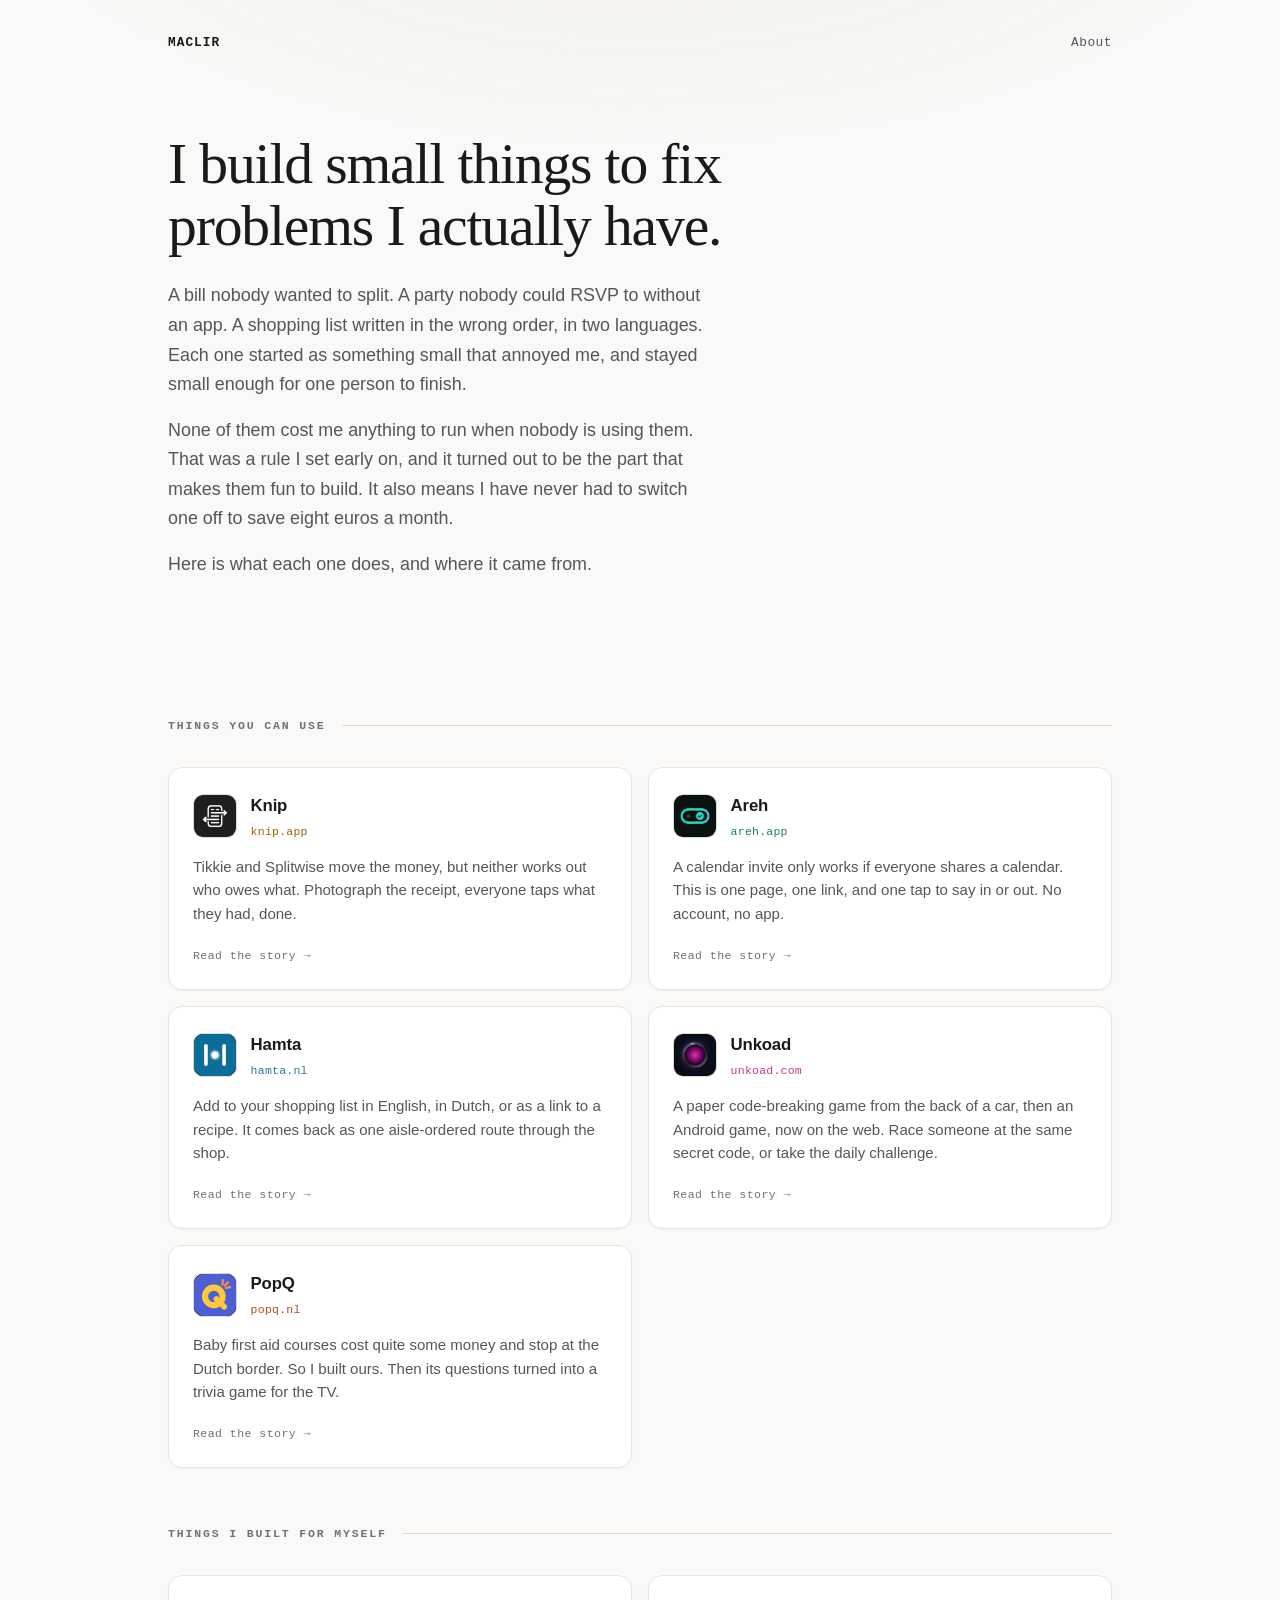
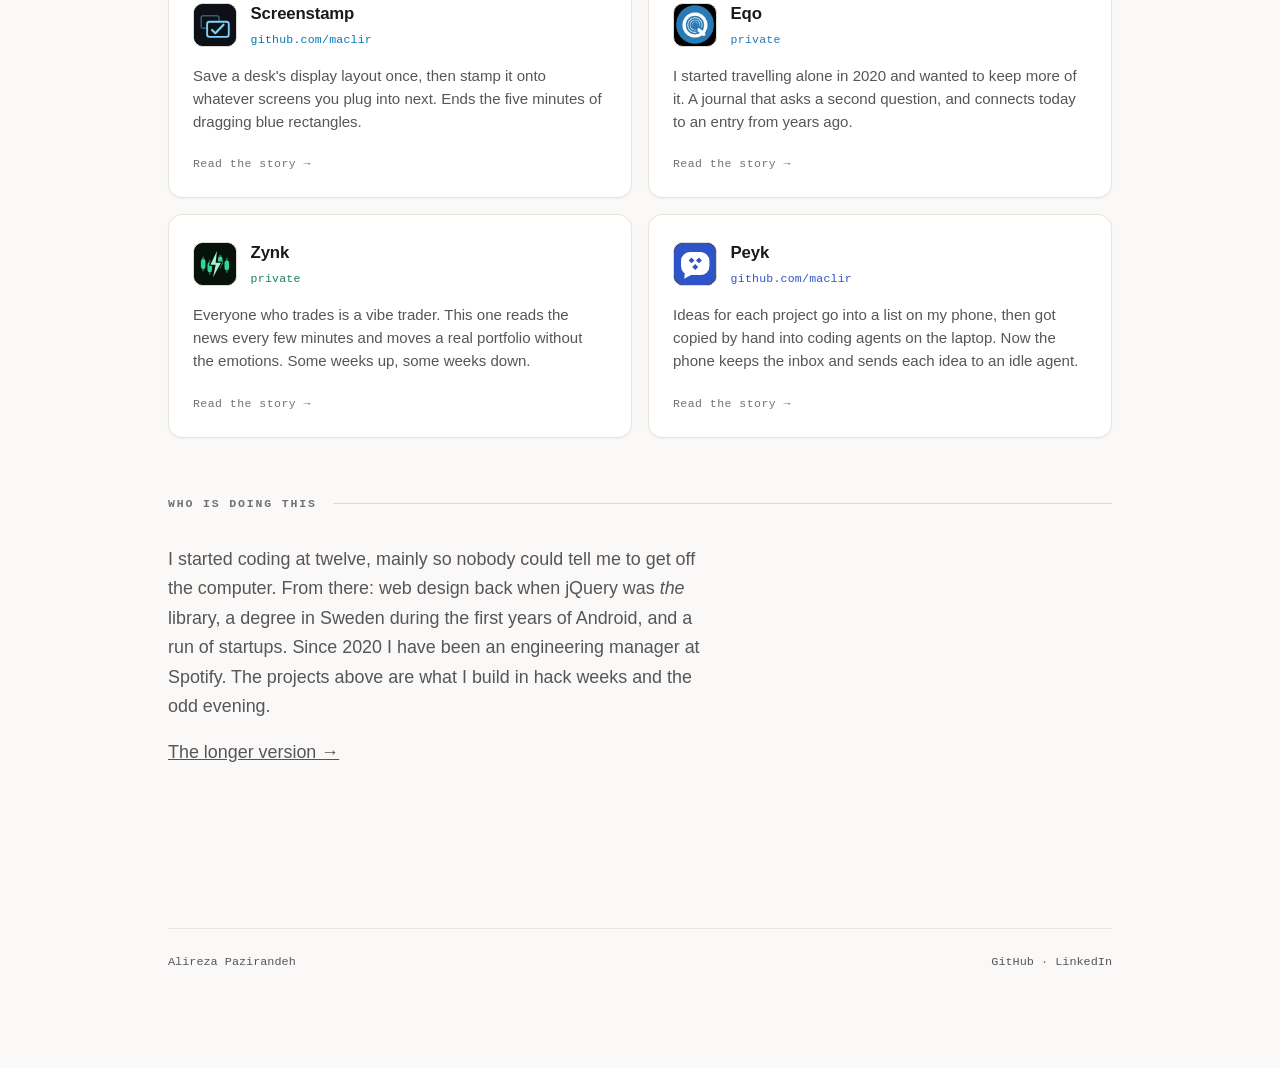
<file: index.html>
<!doctype html>
<html lang="en">
<head>
<meta charset="utf-8">
<meta name="viewport" content="width=device-width, initial-scale=1">
<title>Alireza Pazirandeh — maclir</title>
<meta name="description" content="Small products, built solo. Bill splitting, event pages, grocery lists, games and trading bots — each one started as something that annoyed me.">
<meta name="theme-color" content="#faf9f7" media="(prefers-color-scheme: light)">
<meta name="theme-color" content="#0b0d10" media="(prefers-color-scheme: dark)">
<link rel="icon" href="assets/logos/favicon.svg" type="image/svg+xml">
<link rel="stylesheet" href="assets/css/site.css">
<meta property="og:title" content="Alireza Pazirandeh — maclir">
<meta property="og:description" content="Small products, built solo. Each one started as something that annoyed me.">
<meta property="og:type" content="website">
<meta property="og:url" content="https://maclir.net/">
</head>
<body>
<div class="page">

  <header class="masthead">
    <a class="home" href="/">MACLIR</a>
    <nav><a href="about.html">About</a></nav>
  </header>

  <section class="hero">
    <h1>I build small things to fix problems I actually have.</h1>
    <p>A bill nobody wanted to split. A party nobody could RSVP to without an app. A shopping list written in the wrong order, in two languages. Each one started as something small that annoyed me, and stayed small enough for one person to finish.</p>
    <p>None of them cost me anything to run when nobody is using them. That was a rule I set early on, and it turned out to be the part that makes them fun to build. It also means I have never had to switch one off to save eight euros a month.</p>

    <p>Here is what each one does, and where it came from.</p>
  </section>

  <h2 class="rule" id="work">Things you can use</h2>

  <ul class="projects">
    <li><a class="card" href="stories/knip.html" style="--accent:#f59e0b;--accent-light:#9d6506">
      <div class="card-head">
        <img class="mark" src="assets/logos/knip.png" alt="" width="44" height="44">
        <div><h3>Knip</h3><span class="domain">knip.app</span></div>
      </div>
      <p>Tikkie and Splitwise move the money, but neither works out who owes what. Photograph the receipt, everyone taps what they had, done.</p>
      <span class="more">Read the story →</span>
    </a></li>

    <li><a class="card" href="stories/areh.html" style="--accent:#2dd4bf;--accent-light:#1a7f73">
      <div class="card-head">
        <img class="mark" src="assets/logos/areh.png" alt="" width="44" height="44">
        <div><h3>Areh</h3><span class="domain">areh.app</span></div>
      </div>
      <p>A calendar invite only works if everyone shares a calendar. This is one page, one link, and one tap to say in or out. No account, no app.</p>
      <span class="more">Read the story →</span>
    </a></li>

    <li><a class="card" href="stories/hamta.html" style="--accent:#3b9fd0;--accent-light:#2779a1">
      <div class="card-head">
        <img class="mark" src="assets/logos/hamta.png" alt="" width="44" height="44">
        <div><h3>Hamta</h3><span class="domain">hamta.nl</span></div>
      </div>
      <p>Add to your shopping list in English, in Dutch, or as a link to a recipe. It comes back as one aisle-ordered route through the shop.</p>
      <span class="more">Read the story →</span>
    </a></li>

    <li><a class="card" href="stories/unkoad.html" style="--accent:#ce529b;--accent-light:#c5388c">
      <div class="card-head">
        <img class="mark" src="assets/logos/unkoad.png" alt="" width="44" height="44">
        <div><h3>Unkoad</h3><span class="domain">unkoad.com</span></div>
      </div>
      <p>A paper code-breaking game from the back of a car, then an Android game, now on the web. Race someone at the same secret code, or take the daily challenge.</p>
      <span class="more">Read the story →</span>
    </a></li>

    <li><a class="card" href="stories/popq.html" style="--accent:#ff8a4c;--accent-light:#b84d1c">
      <div class="card-head">
        <img class="mark" src="assets/logos/popq.svg" alt="" width="44" height="44">
        <div><h3>PopQ</h3><span class="domain">popq.nl</span></div>
      </div>
      <p>Baby first aid courses cost quite some money and stop at the Dutch border. So I built ours. Then its questions turned into a trivia game for the TV.</p>
      <span class="more">Read the story →</span>
    </a></li>
  </ul>

  <h2 class="rule" id="tools">Things I built for myself</h2>

  <ul class="projects">
    <li><a class="card" href="stories/screenstamp.html" style="--accent:#7dd3fc;--accent-light:#0478b0">
      <div class="card-head">
        <img class="mark" src="assets/logos/screenstamp.svg" alt="" width="44" height="44">
        <div><h3>Screenstamp</h3><span class="domain">github.com/maclir</span></div>
      </div>
      <p>Save a desk's display layout once, then stamp it onto whatever screens you plug into next. Ends the five minutes of dragging blue rectangles.</p>
      <span class="more">Read the story →</span>
    </a></li>

    <li><a class="card" href="stories/eqo.html" style="--accent:#3b8fd0;--accent-light:#2b76b1">
      <div class="card-head">
        <img class="mark" src="assets/logos/eqo.png" alt="" width="44" height="44">
        <div><h3>Eqo</h3><span class="domain">private</span></div>
      </div>
      <p>I started travelling alone in 2020 and wanted to keep more of it. A journal that asks a second question, and connects today to an entry from years ago.</p>
      <span class="more">Read the story →</span>
    </a></li>

    <li><a class="card" href="stories/zynk.html" style="--accent:#34d399;--accent-light:#1c805c">
      <div class="card-head">
        <img class="mark" src="assets/logos/zynk.svg" alt="" width="44" height="44">
        <div><h3>Zynk</h3><span class="domain">private</span></div>
      </div>
      <p>Everyone who trades is a vibe trader. This one reads the news every few minutes and moves a real portfolio without the emotions. Some weeks up, some weeks down.</p>
      <span class="more">Read the story →</span>
    </a></li>
    <li><a class="card" href="stories/peyk.html" style="--accent:#8aa6ff;--accent-light:#2f54c8">
      <div class="card-head">
        <img class="mark" src="assets/logos/peyk.svg" alt="" width="44" height="44">
        <div><h3>Peyk</h3><span class="domain">github.com/maclir</span></div>
      </div>
      <p>Ideas for each project go into a list on my phone, then got copied by hand into coding agents on the laptop. Now the phone keeps the inbox and sends each idea to an idle agent.</p>
      <span class="more">Read the story →</span>
    </a></li>
  </ul>

  <h2 class="rule" id="about">Who is doing this</h2>

  <section class="hero" style="padding-top:0">
    <p>I started coding at twelve, mainly so nobody could tell me to get off the computer. From there: web design back when jQuery was <em>the</em> library, a degree in Sweden during the first years of Android, and a run of startups. Since 2020 I have been an engineering manager at Spotify. The projects above are what I build in hack weeks and the odd evening.</p>
    <p><a href="about.html">The longer version →</a></p>
  </section>

  <footer class="foot">
    <span><a href="mailto:maclir@gmail.com">Alireza Pazirandeh</a></span>
    <span><a href="https://github.com/maclir">GitHub</a> · <a href="https://www.linkedin.com/in/maclir/">LinkedIn</a></span>
  </footer>

</div>
</body>
</html>
</file>
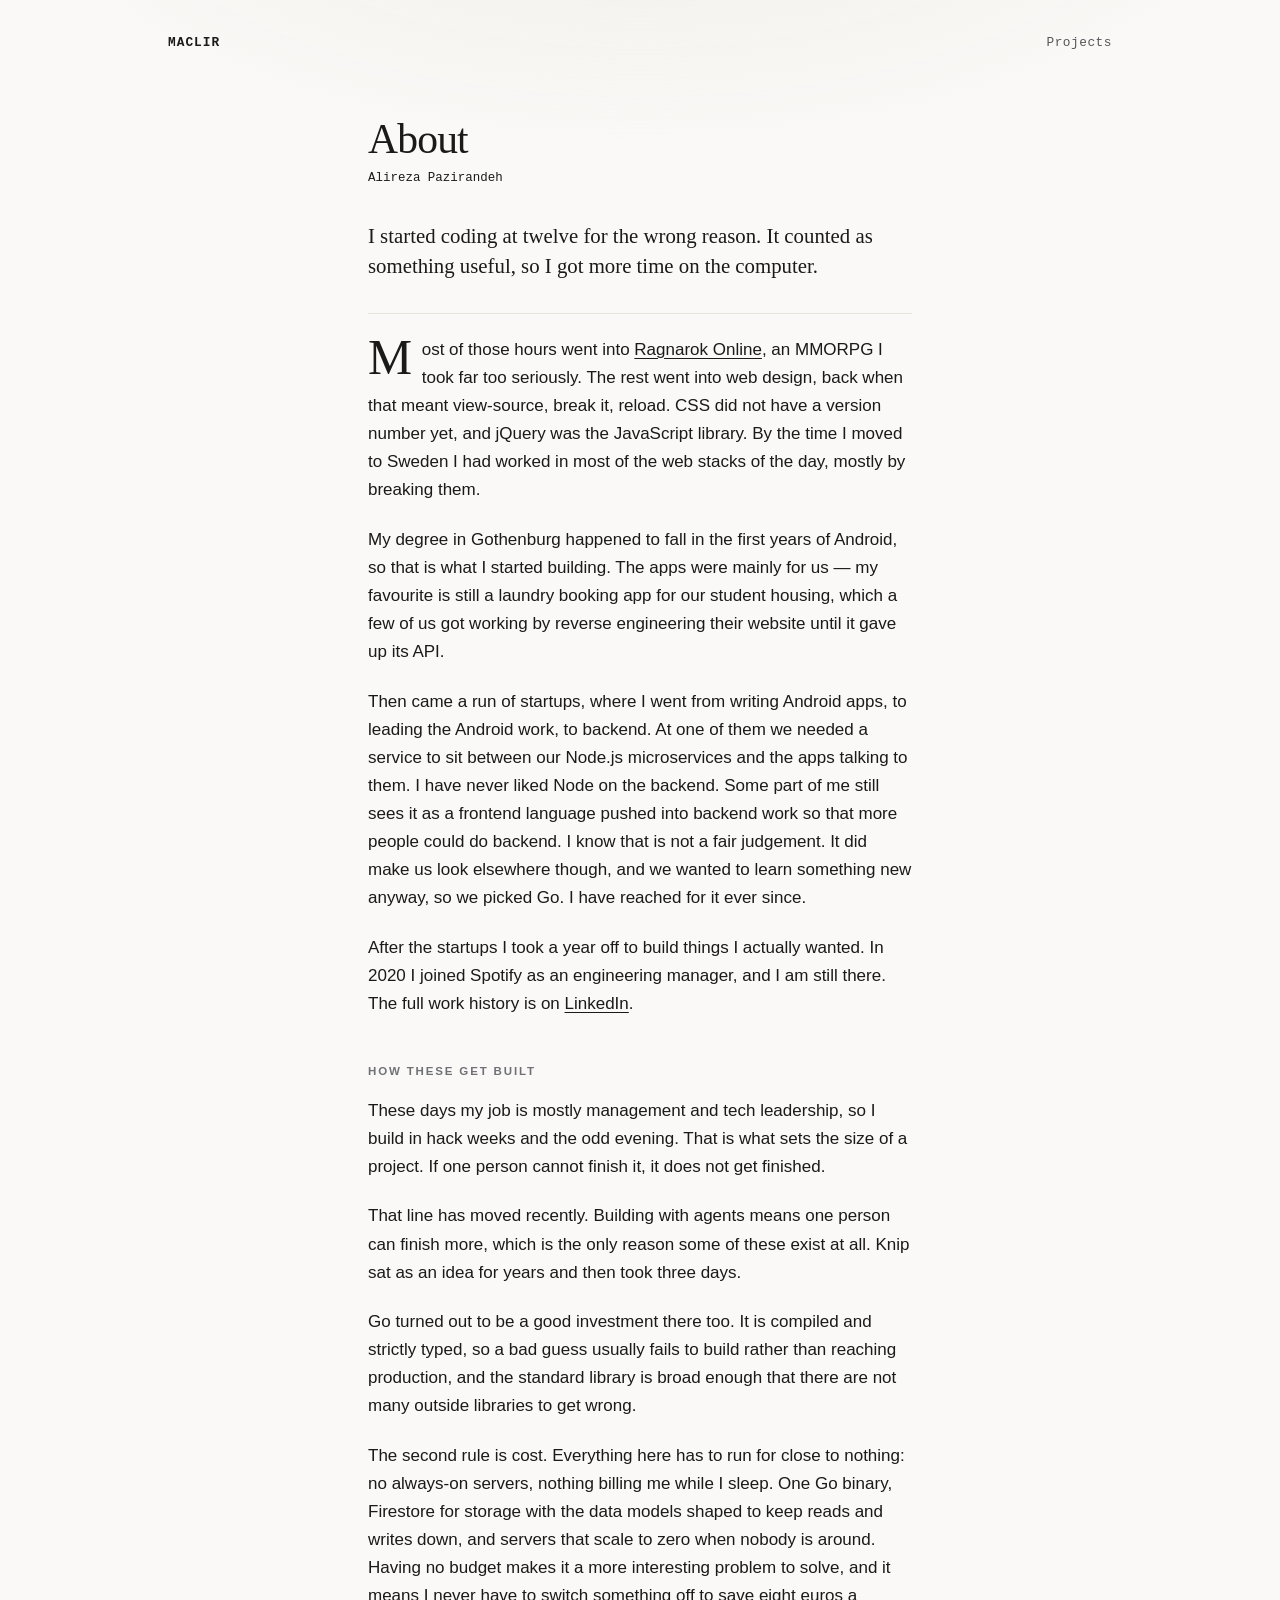
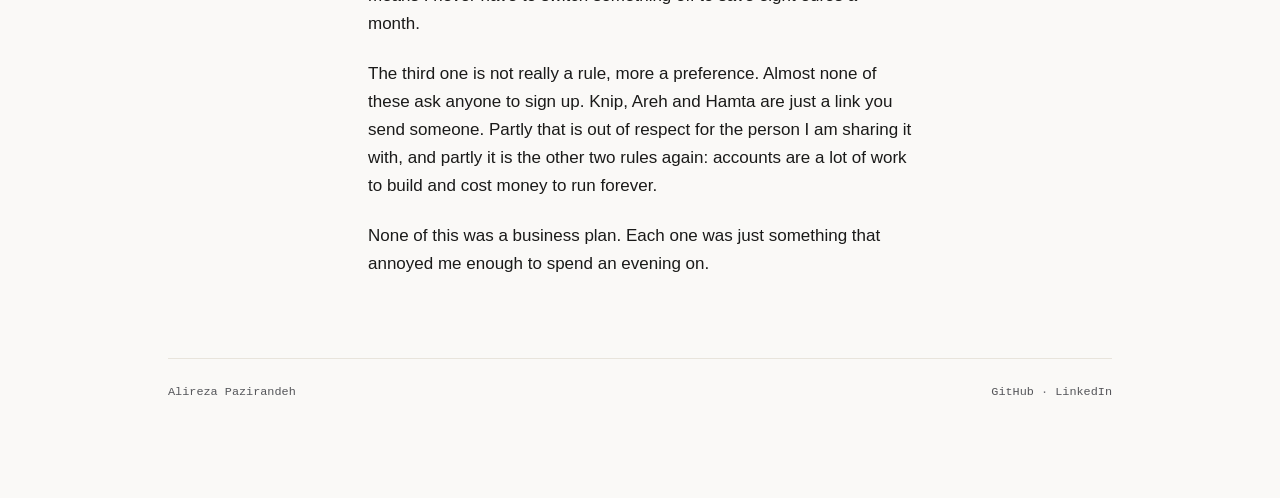
<file: about.html>
<!doctype html>
<html lang="en">
<head>
<meta charset="utf-8">
<meta name="viewport" content="width=device-width, initial-scale=1">
<title>About — maclir</title>
<meta name="description" content="Twenty-odd years of building things: from staying on the computer past bedtime, to Android, to Go.">
<meta name="theme-color" content="#faf9f7" media="(prefers-color-scheme: light)">
<meta name="theme-color" content="#0b0d10" media="(prefers-color-scheme: dark)">
<link rel="icon" href="assets/logos/favicon.svg" type="image/svg+xml">
<link rel="stylesheet" href="assets/css/site.css">
</head>
<body>
<div class="page">

  <header class="masthead">
    <a class="home" href="/">MACLIR</a>
    <nav><a href="/#work">Projects</a></nav>
  </header>

  <article class="story">

    <div class="story-head">
      <div>
        <h1>About</h1>
        <span class="domain">Alireza Pazirandeh</span>
      </div>
    </div>

    <p class="dek">I started coding at twelve for the wrong reason. It counted as something useful, so I got more time on the computer.</p>

    <p class="lede">Most of those hours went into <a href="https://en.wikipedia.org/wiki/Ragnarok_Online">Ragnarok Online</a>, an MMORPG I took far too seriously. The rest went into web design, back when that meant view-source, break it, reload. CSS did not have a version number yet, and jQuery was the JavaScript library. By the time I moved to Sweden I had worked in most of the web stacks of the day, mostly by breaking them.</p>

    <p>My degree in Gothenburg happened to fall in the first years of Android, so that is what I started building. The apps were mainly for us — my favourite is still a laundry booking app for our student housing, which a few of us got working by reverse engineering their website until it gave up its API.</p>

    <p>Then came a run of startups, where I went from writing Android apps, to leading the Android work, to backend. At one of them we needed a service to sit between our Node.js microservices and the apps talking to them. I have never liked Node on the backend. Some part of me still sees it as a frontend language pushed into backend work so that more people could do backend. I know that is not a fair judgement. It did make us look elsewhere though, and we wanted to learn something new anyway, so we picked Go. I have reached for it ever since.</p>

    <p>After the startups I took a year off to build things I actually wanted. In 2020 I joined Spotify as an engineering manager, and I am still there. The full work history is on <a href="https://www.linkedin.com/in/maclir/">LinkedIn</a>.</p>

    <h2>How these get built</h2>

    <p>These days my job is mostly management and tech leadership, so I build in hack weeks and the odd evening. That is what sets the size of a project. If one person cannot finish it, it does not get finished.</p>

    <p>That line has moved recently. Building with agents means one person can finish more, which is the only reason some of these exist at all. Knip sat as an idea for years and then took three days.</p>

    <p>Go turned out to be a good investment there too. It is compiled and strictly typed, so a bad guess usually fails to build rather than reaching production, and the standard library is broad enough that there are not many outside libraries to get wrong.</p>

    <p>The second rule is cost. Everything here has to run for close to nothing: no always-on servers, nothing billing me while I sleep. One Go binary, Firestore for storage with the data models shaped to keep reads and writes down, and servers that scale to zero when nobody is around. Having no budget makes it a more interesting problem to solve, and it means I never have to switch something off to save eight euros a month.</p>

    <p>The third one is not really a rule, more a preference. Almost none of these ask anyone to sign up. Knip, Areh and Hamta are just a link you send someone. Partly that is out of respect for the person I am sharing it with, and partly it is the other two rules again: accounts are a lot of work to build and cost money to run forever.</p>

    <p>None of this was a business plan. Each one was just something that annoyed me enough to spend an evening on.</p>

  </article>

  <footer class="foot">
    <span><a href="mailto:maclir@gmail.com">Alireza Pazirandeh</a></span>
    <span><a href="https://github.com/maclir">GitHub</a> · <a href="https://www.linkedin.com/in/maclir/">LinkedIn</a></span>
  </footer>

</div>
</body>
</html>
</file>
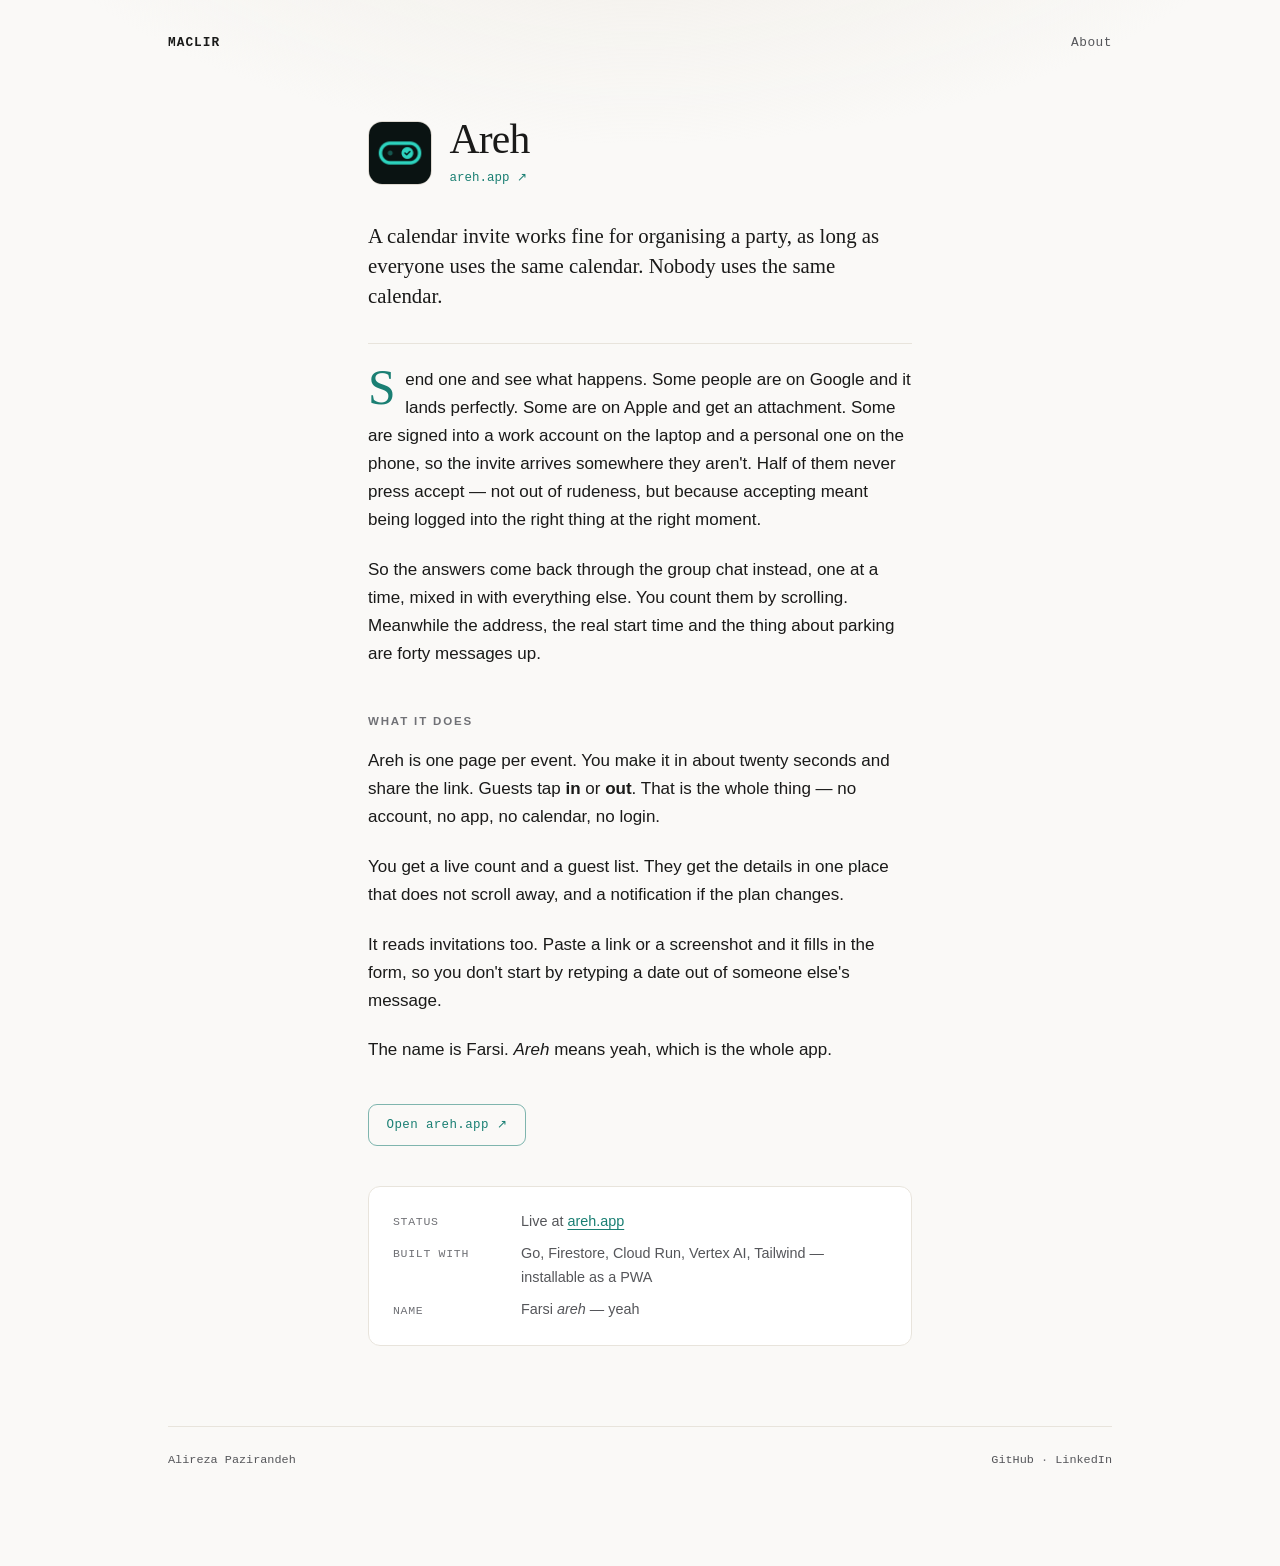
<file: stories/areh.html>
<!doctype html>
<html lang="en">
<head>
<meta charset="utf-8">
<meta name="viewport" content="width=device-width, initial-scale=1">
<title>Areh — maclir</title>
<meta name="description" content="How Areh came to be: a calendar invite only works if everyone is on the same calendar. Nobody is.">
<meta name="theme-color" content="#faf9f7" media="(prefers-color-scheme: light)">
<meta name="theme-color" content="#0b0d10" media="(prefers-color-scheme: dark)">
<link rel="icon" href="../assets/logos/favicon.svg" type="image/svg+xml">
<link rel="stylesheet" href="../assets/css/site.css">
</head>
<body style="--accent:#2dd4bf;--accent-light:#1a7f73">
<div class="page">

  <header class="masthead">
    <a class="home" href="/">MACLIR</a>
    <nav><a href="/about.html">About</a></nav>
  </header>

  <article class="story">

    <div class="story-head">
      <img class="mark" src="../assets/logos/areh.png" alt="Areh logo" width="64" height="64">
      <div>
        <h1>Areh</h1>
        <a class="domain" href="https://areh.app">areh.app ↗</a>
      </div>
    </div>

    <p class="dek">A calendar invite works fine for organising a party, as long as everyone uses the same calendar. Nobody uses the same calendar.</p>

    <p class="lede">Send one and see what happens. Some people are on Google and it lands perfectly. Some are on Apple and get an attachment. Some are signed into a work account on the laptop and a personal one on the phone, so the invite arrives somewhere they aren't. Half of them never press accept — not out of rudeness, but because accepting meant being logged into the right thing at the right moment.</p>

    <p>So the answers come back through the group chat instead, one at a time, mixed in with everything else. You count them by scrolling. Meanwhile the address, the real start time and the thing about parking are forty messages up.</p>

    <h2>What it does</h2>

    <p>Areh is one page per event. You make it in about twenty seconds and share the link. Guests tap <strong>in</strong> or <strong>out</strong>. That is the whole thing — no account, no app, no calendar, no login.</p>

    <p>You get a live count and a guest list. They get the details in one place that does not scroll away, and a notification if the plan changes.</p>

    <p>It reads invitations too. Paste a link or a screenshot and it fills in the form, so you don't start by retyping a date out of someone else's message.</p>

    <p>The name is Farsi. <em>Areh</em> means yeah, which is the whole app.</p>

    <div class="actions">
      <a class="btn btn-primary" href="https://areh.app">Open areh.app ↗</a>
    </div>

    <dl class="facts">
      <dt>Status</dt><dd>Live at <a href="https://areh.app">areh.app</a></dd>
      <dt>Built with</dt><dd>Go, Firestore, Cloud Run, Vertex AI, Tailwind — installable as a PWA</dd>
      <dt>Name</dt><dd>Farsi <em>areh</em> — yeah</dd>
    </dl>

  </article>

  <footer class="foot">
    <span><a href="mailto:maclir@gmail.com">Alireza Pazirandeh</a></span>
    <span><a href="https://github.com/maclir">GitHub</a> · <a href="https://www.linkedin.com/in/maclir/">LinkedIn</a></span>
  </footer>

</div>
</body>
</html>
</file>
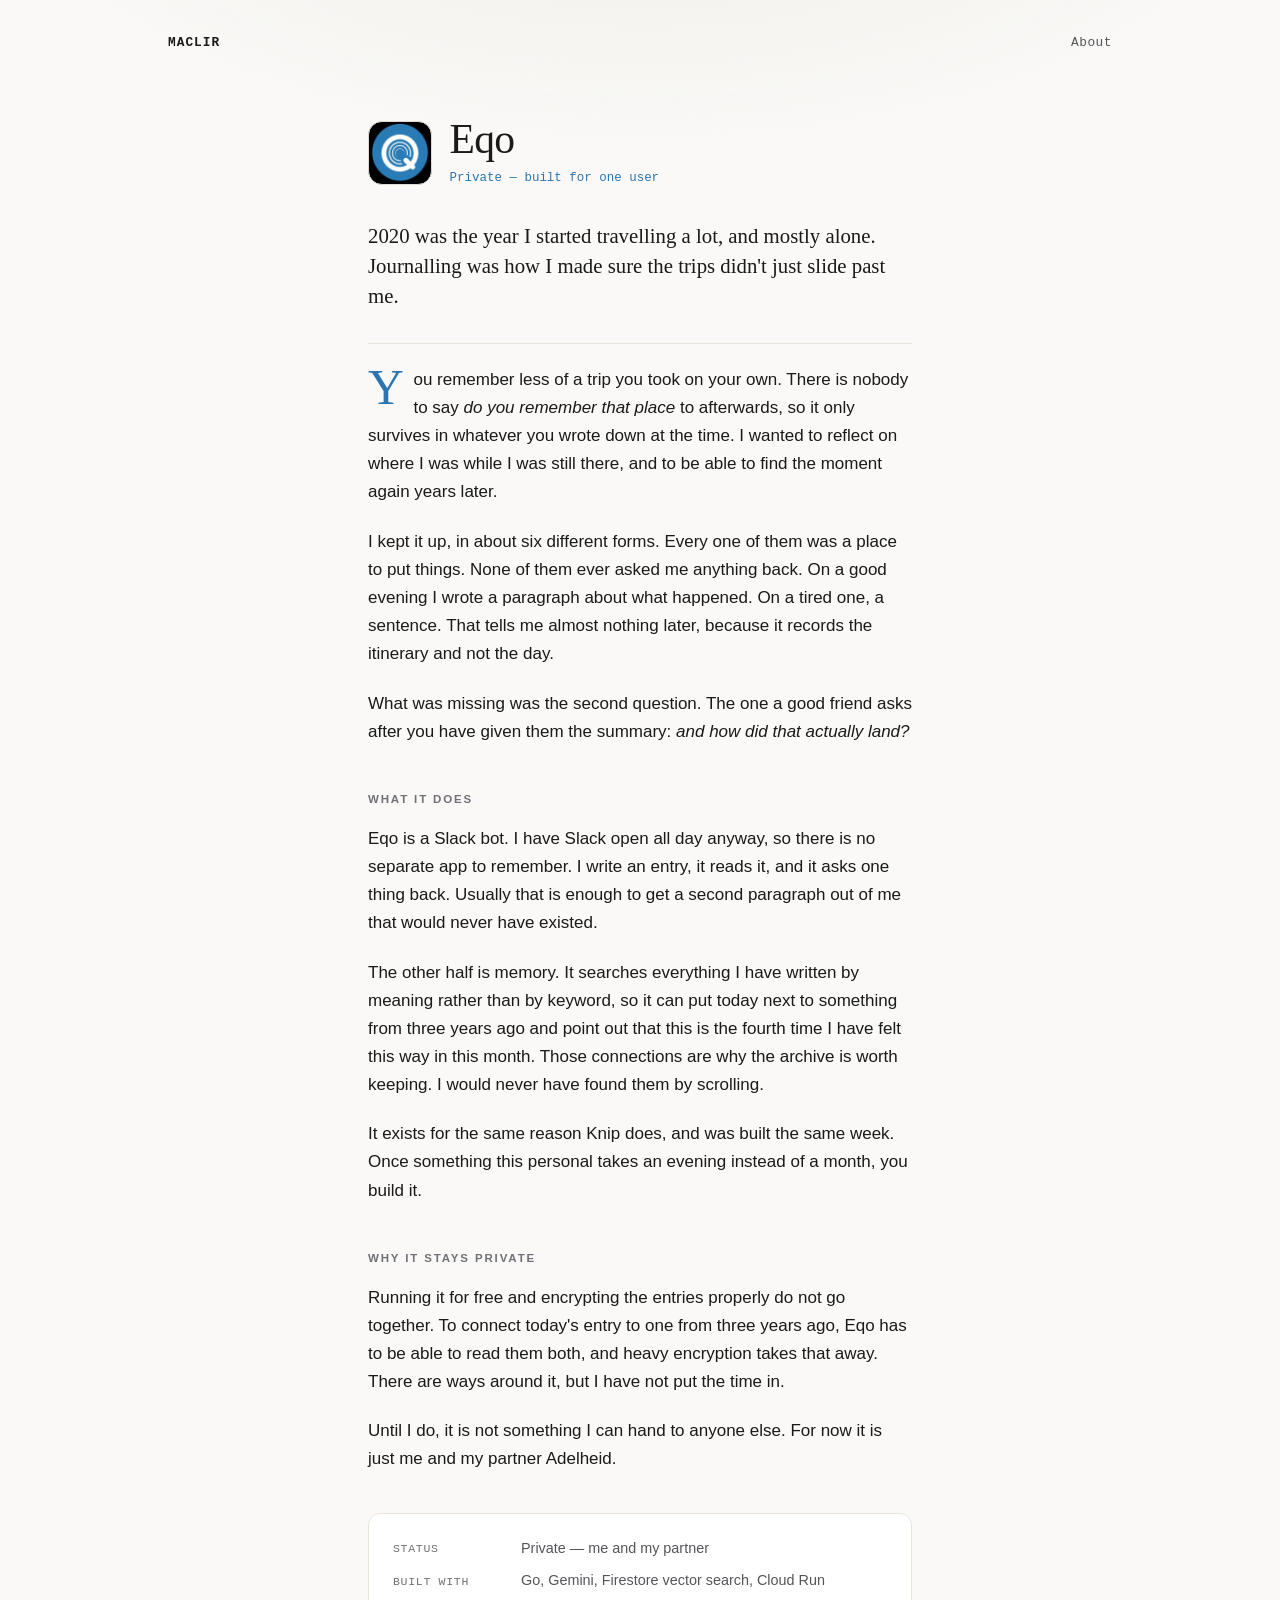
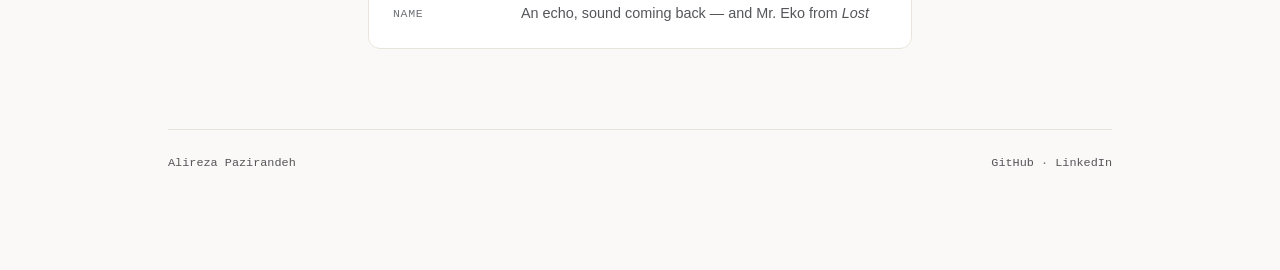
<file: stories/eqo.html>
<!doctype html>
<html lang="en">
<head>
<meta charset="utf-8">
<meta name="viewport" content="width=device-width, initial-scale=1">
<title>Eqo — maclir</title>
<meta name="description" content="How Eqo came to be: I started travelling alone in 2020 and wanted to keep more of it than a photo roll.">
<meta name="theme-color" content="#faf9f7" media="(prefers-color-scheme: light)">
<meta name="theme-color" content="#0b0d10" media="(prefers-color-scheme: dark)">
<link rel="icon" href="../assets/logos/favicon.svg" type="image/svg+xml">
<link rel="stylesheet" href="../assets/css/site.css">
</head>
<body style="--accent:#3b8fd0;--accent-light:#2b76b1">
<div class="page">

  <header class="masthead">
    <a class="home" href="/">MACLIR</a>
    <nav><a href="/about.html">About</a></nav>
  </header>

  <article class="story">

    <div class="story-head">
      <img class="mark" src="../assets/logos/eqo.png" alt="Eqo logo" width="64" height="64">
      <div>
        <h1>Eqo</h1>
        <span class="domain">Private — built for one user</span>
      </div>
    </div>

    <p class="dek">2020 was the year I started travelling a lot, and mostly alone. Journalling was how I made sure the trips didn't just slide past me.</p>

    <p class="lede">You remember less of a trip you took on your own. There is nobody to say <em>do you remember that place</em> to afterwards, so it only survives in whatever you wrote down at the time. I wanted to reflect on where I was while I was still there, and to be able to find the moment again years later.</p>

    <p>I kept it up, in about six different forms. Every one of them was a place to put things. None of them ever asked me anything back. On a good evening I wrote a paragraph about what happened. On a tired one, a sentence. That tells me almost nothing later, because it records the itinerary and not the day.</p>

    <p>What was missing was the second question. The one a good friend asks after you have given them the summary: <em>and how did that actually land?</em></p>

    <h2>What it does</h2>

    <p>Eqo is a Slack bot. I have Slack open all day anyway, so there is no separate app to remember. I write an entry, it reads it, and it asks one thing back. Usually that is enough to get a second paragraph out of me that would never have existed.</p>

    <p>The other half is memory. It searches everything I have written by meaning rather than by keyword, so it can put today next to something from three years ago and point out that this is the fourth time I have felt this way in this month. Those connections are why the archive is worth keeping. I would never have found them by scrolling.</p>

    <p>It exists for the same reason Knip does, and was built the same week. Once something this personal takes an evening instead of a month, you build it.</p>

    <h2>Why it stays private</h2>

    <p>Running it for free and encrypting the entries properly do not go together. To connect today's entry to one from three years ago, Eqo has to be able to read them both, and heavy encryption takes that away. There are ways around it, but I have not put the time in.</p>

    <p>Until I do, it is not something I can hand to anyone else. For now it is just me and my partner Adelheid.</p>

    <dl class="facts">
      <dt>Status</dt><dd>Private — me and my partner</dd>
      <dt>Built with</dt><dd>Go, Gemini, Firestore vector search, Cloud Run</dd>
      <dt>Name</dt><dd>An echo, sound coming back — and Mr. Eko from <em>Lost</em></dd>
    </dl>

  </article>

  <footer class="foot">
    <span><a href="mailto:maclir@gmail.com">Alireza Pazirandeh</a></span>
    <span><a href="https://github.com/maclir">GitHub</a> · <a href="https://www.linkedin.com/in/maclir/">LinkedIn</a></span>
  </footer>

</div>
</body>
</html>
</file>
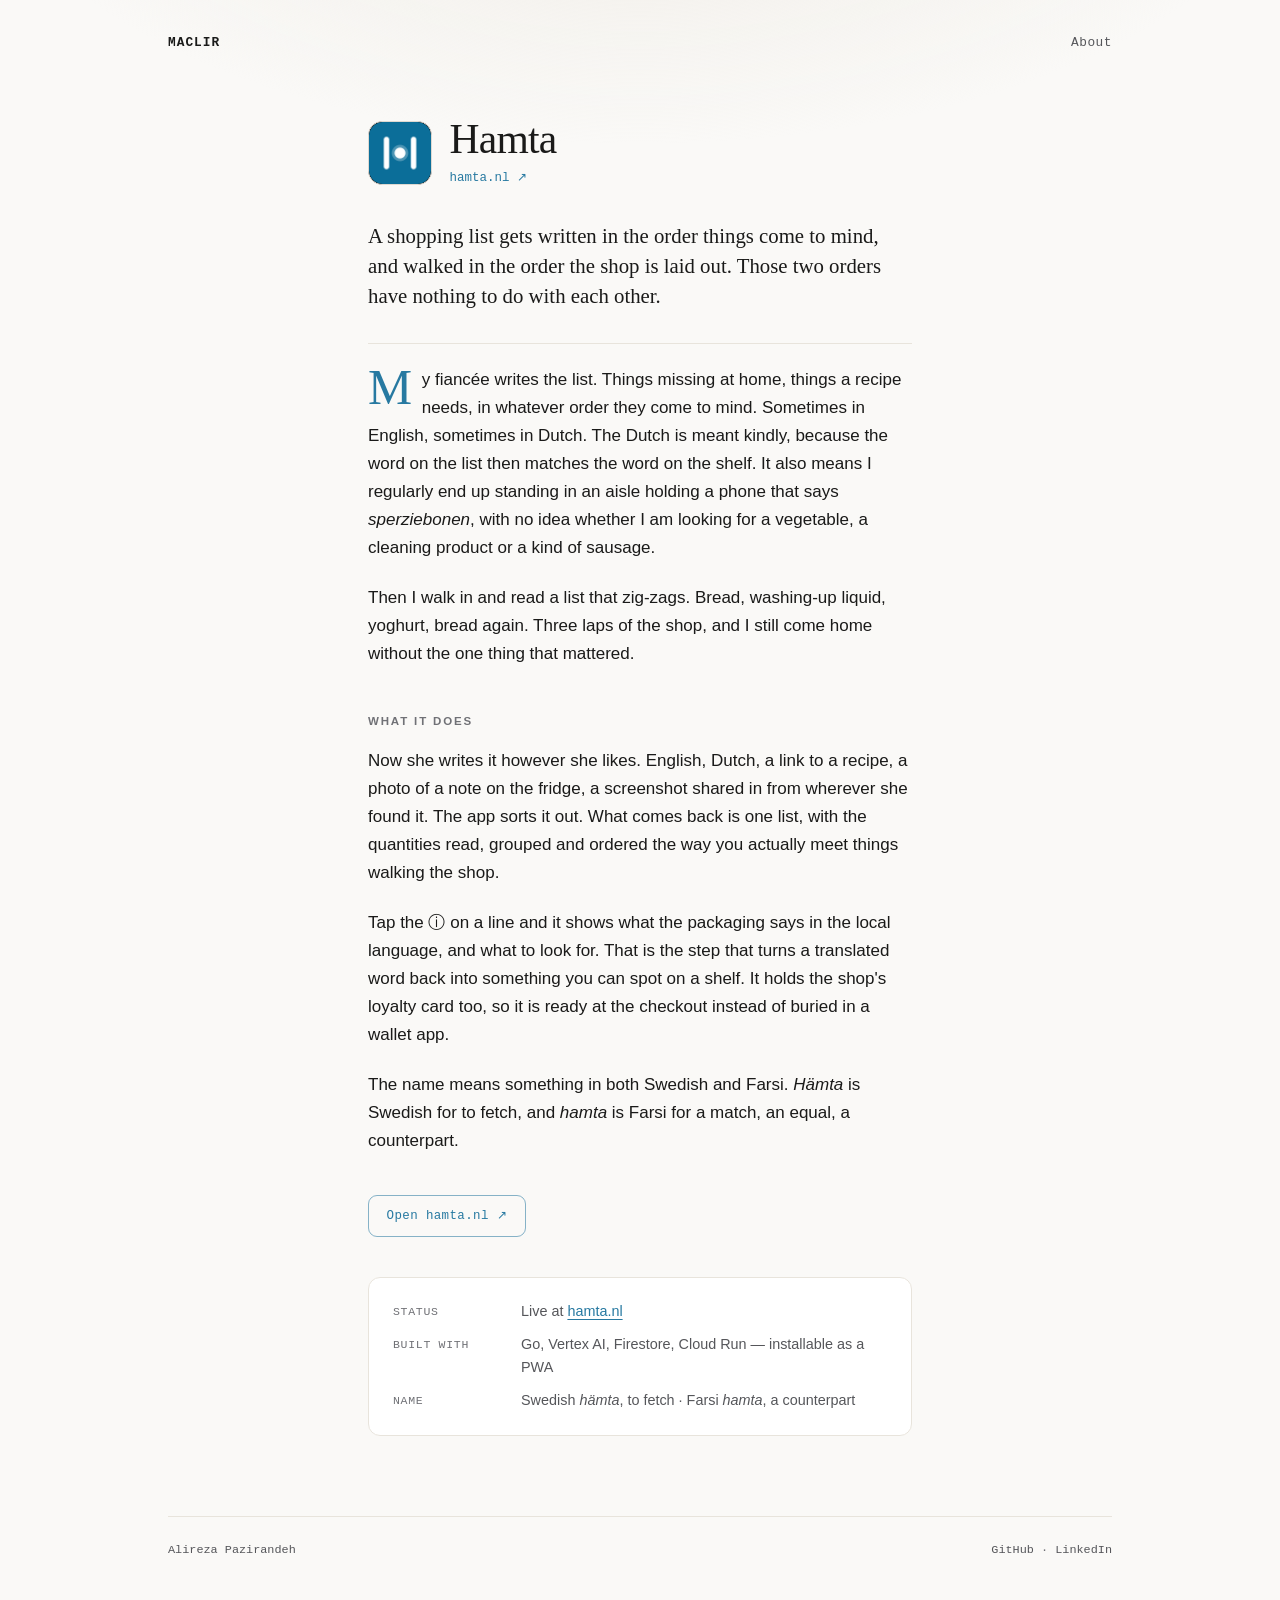
<file: stories/hamta.html>
<!doctype html>
<html lang="en">
<head>
<meta charset="utf-8">
<meta name="viewport" content="width=device-width, initial-scale=1">
<title>Hamta — maclir</title>
<meta name="description" content="How Hamta came to be: a list is written in the order things occur to you, and walked in the order a shop is built.">
<meta name="theme-color" content="#faf9f7" media="(prefers-color-scheme: light)">
<meta name="theme-color" content="#0b0d10" media="(prefers-color-scheme: dark)">
<link rel="icon" href="../assets/logos/favicon.svg" type="image/svg+xml">
<link rel="stylesheet" href="../assets/css/site.css">
</head>
<body style="--accent:#3b9fd0;--accent-light:#2779a1">
<div class="page">

  <header class="masthead">
    <a class="home" href="/">MACLIR</a>
    <nav><a href="/about.html">About</a></nav>
  </header>

  <article class="story">

    <div class="story-head">
      <img class="mark" src="../assets/logos/hamta.png" alt="Hamta logo" width="64" height="64">
      <div>
        <h1>Hamta</h1>
        <a class="domain" href="https://hamta.nl">hamta.nl ↗</a>
      </div>
    </div>

    <p class="dek">A shopping list gets written in the order things come to mind, and walked in the order the shop is laid out. Those two orders have nothing to do with each other.</p>

    <p class="lede">My fiancée writes the list. Things missing at home, things a recipe needs, in whatever order they come to mind. Sometimes in English, sometimes in Dutch. The Dutch is meant kindly, because the word on the list then matches the word on the shelf. It also means I regularly end up standing in an aisle holding a phone that says <em>sperziebonen</em>, with no idea whether I am looking for a vegetable, a cleaning product or a kind of sausage.</p>

    <p>Then I walk in and read a list that zig-zags. Bread, washing-up liquid, yoghurt, bread again. Three laps of the shop, and I still come home without the one thing that mattered.</p>

    <h2>What it does</h2>

    <p>Now she writes it however she likes. English, Dutch, a link to a recipe, a photo of a note on the fridge, a screenshot shared in from wherever she found it. The app sorts it out. What comes back is one list, with the quantities read, grouped and ordered the way you actually meet things walking the shop.</p>

    <p>Tap the ⓘ on a line and it shows what the packaging says in the local language, and what to look for. That is the step that turns a translated word back into something you can spot on a shelf. It holds the shop's loyalty card too, so it is ready at the checkout instead of buried in a wallet app.</p>

    <p>The name means something in both Swedish and Farsi. <em>Hämta</em> is Swedish for to fetch, and <em>hamta</em> is Farsi for a match, an equal, a counterpart.</p>

    <div class="actions">
      <a class="btn btn-primary" href="https://hamta.nl">Open hamta.nl ↗</a>
    </div>

    <dl class="facts">
      <dt>Status</dt><dd>Live at <a href="https://hamta.nl">hamta.nl</a></dd>
      <dt>Built with</dt><dd>Go, Vertex AI, Firestore, Cloud Run — installable as a PWA</dd>
      <dt>Name</dt><dd>Swedish <em>hämta</em>, to fetch · Farsi <em>hamta</em>, a counterpart</dd>
    </dl>

  </article>

  <footer class="foot">
    <span><a href="mailto:maclir@gmail.com">Alireza Pazirandeh</a></span>
    <span><a href="https://github.com/maclir">GitHub</a> · <a href="https://www.linkedin.com/in/maclir/">LinkedIn</a></span>
  </footer>

</div>
</body>
</html>
</file>
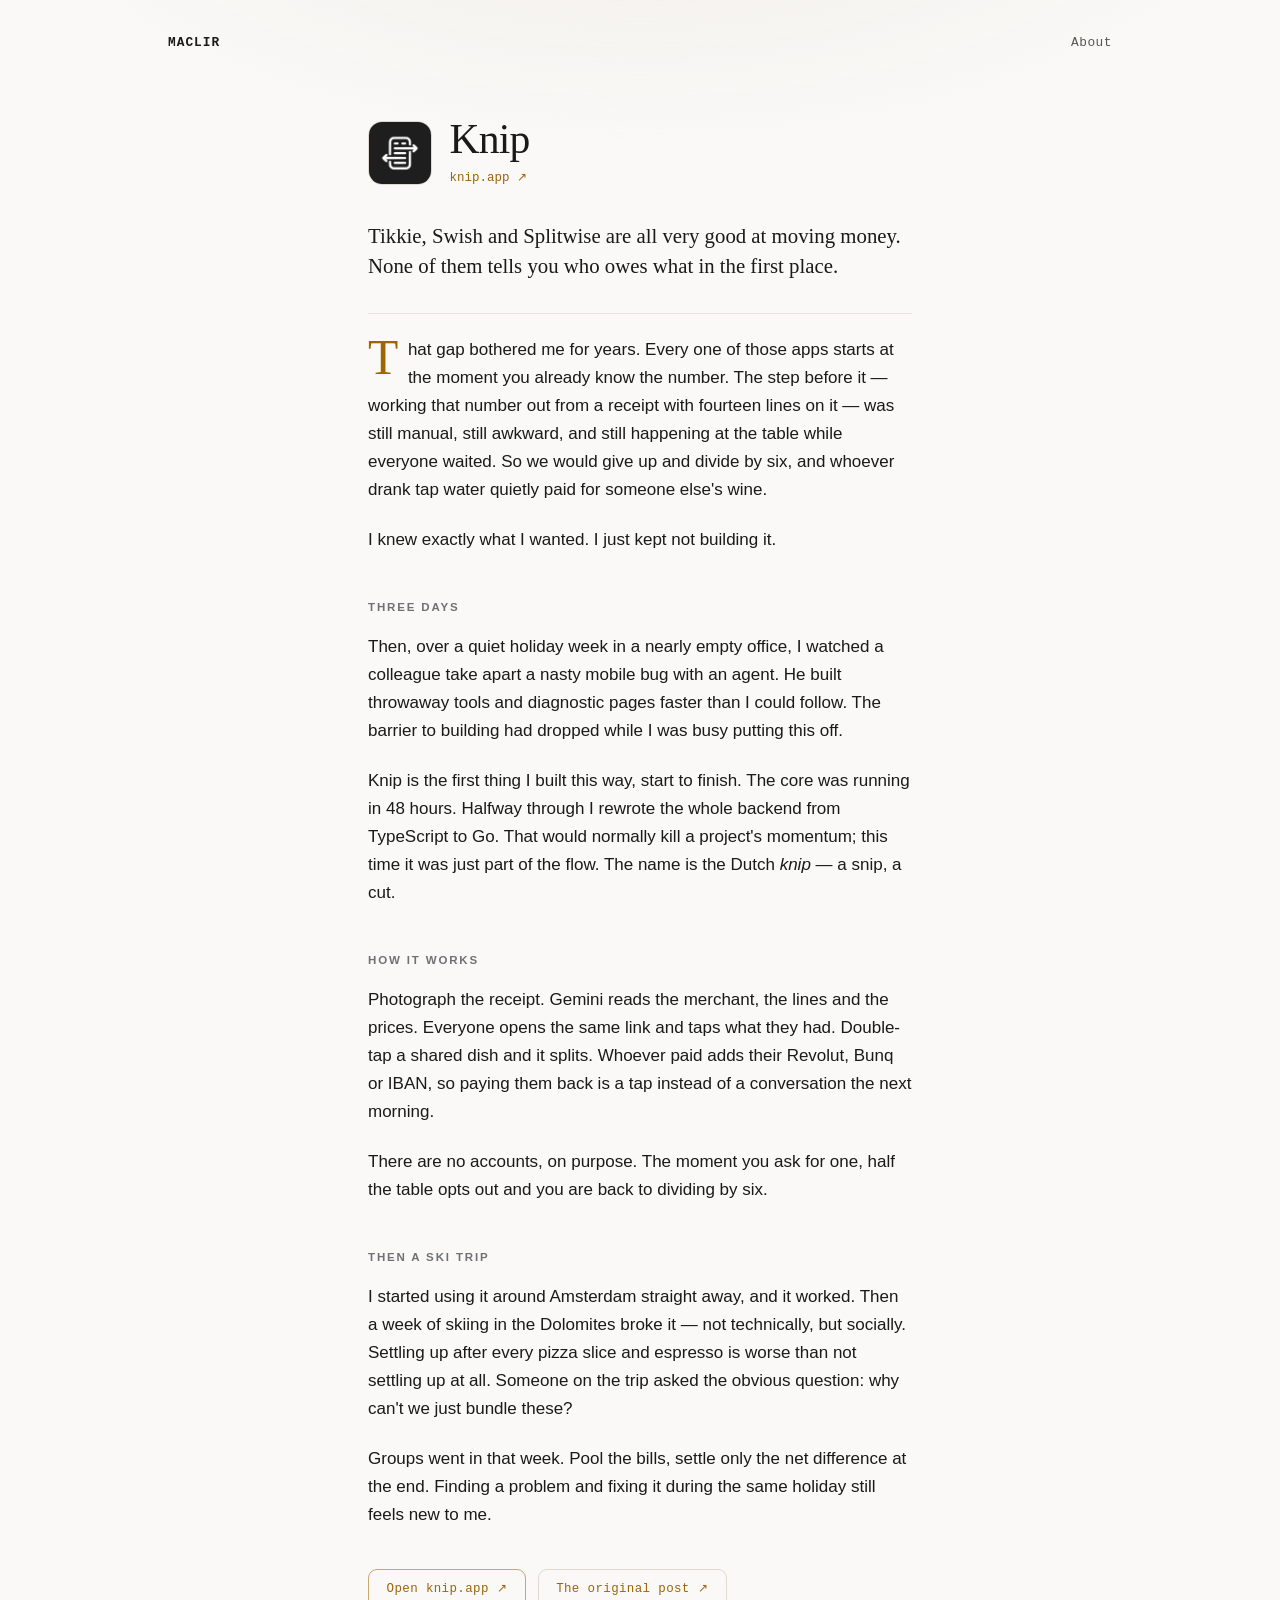
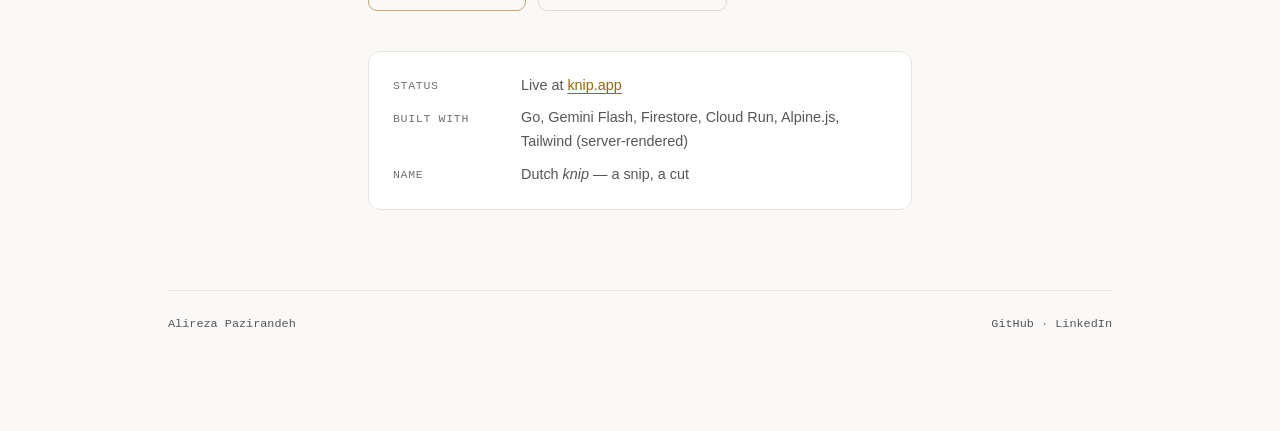
<file: stories/knip.html>
<!doctype html>
<html lang="en">
<head>
<meta charset="utf-8">
<meta name="viewport" content="width=device-width, initial-scale=1">
<title>Knip — maclir</title>
<meta name="description" content="How Knip came to be: the payment apps were never the problem. The receipt math before them was.">
<meta name="theme-color" content="#faf9f7" media="(prefers-color-scheme: light)">
<meta name="theme-color" content="#0b0d10" media="(prefers-color-scheme: dark)">
<link rel="icon" href="../assets/logos/favicon.svg" type="image/svg+xml">
<link rel="stylesheet" href="../assets/css/site.css">
</head>
<body style="--accent:#f59e0b;--accent-light:#9d6506">
<div class="page">

  <header class="masthead">
    <a class="home" href="/">MACLIR</a>
    <nav><a href="/about.html">About</a></nav>
  </header>

  <article class="story">

    <div class="story-head">
      <img class="mark" src="../assets/logos/knip.png" alt="Knip logo" width="64" height="64">
      <div>
        <h1>Knip</h1>
        <a class="domain" href="https://knip.app">knip.app ↗</a>
      </div>
    </div>

    <p class="dek">Tikkie, Swish and Splitwise are all very good at moving money. None of them tells you who owes what in the first place.</p>

    <p class="lede">That gap bothered me for years. Every one of those apps starts at the moment you already know the number. The step before it — working that number out from a receipt with fourteen lines on it — was still manual, still awkward, and still happening at the table while everyone waited. So we would give up and divide by six, and whoever drank tap water quietly paid for someone else's wine.</p>

    <p>I knew exactly what I wanted. I just kept not building it.</p>

    <h2>Three days</h2>

    <p>Then, over a quiet holiday week in a nearly empty office, I watched a colleague take apart a nasty mobile bug with an agent. He built throwaway tools and diagnostic pages faster than I could follow. The barrier to building had dropped while I was busy putting this off.</p>

    <p>Knip is the first thing I built this way, start to finish. The core was running in 48 hours. Halfway through I rewrote the whole backend from TypeScript to Go. That would normally kill a project's momentum; this time it was just part of the flow. The name is the Dutch <em>knip</em> — a snip, a cut.</p>

    <h2>How it works</h2>

    <p>Photograph the receipt. Gemini reads the merchant, the lines and the prices. Everyone opens the same link and taps what they had. Double-tap a shared dish and it splits. Whoever paid adds their Revolut, Bunq or IBAN, so paying them back is a tap instead of a conversation the next morning.</p>

    <p>There are no accounts, on purpose. The moment you ask for one, half the table opts out and you are back to dividing by six.</p>

    <h2>Then a ski trip</h2>

    <p>I started using it around Amsterdam straight away, and it worked. Then a week of skiing in the Dolomites broke it — not technically, but socially. Settling up after every pizza slice and espresso is worse than not settling up at all. Someone on the trip asked the obvious question: why can't we just bundle these?</p>

    <p>Groups went in that week. Pool the bills, settle only the net difference at the end. Finding a problem and fixing it during the same holiday still feels new to me.</p>

    <div class="actions">
      <a class="btn btn-primary" href="https://knip.app">Open knip.app ↗</a>
      <a class="btn" href="https://www.linkedin.com/feed/update/urn:li:activity:7422615852144824324/">The original post ↗</a>
    </div>

    <dl class="facts">
      <dt>Status</dt><dd>Live at <a href="https://knip.app">knip.app</a></dd>
      <dt>Built with</dt><dd>Go, Gemini Flash, Firestore, Cloud Run, Alpine.js, Tailwind (server-rendered)</dd>
      <dt>Name</dt><dd>Dutch <em>knip</em> — a snip, a cut</dd>
    </dl>

  </article>

  <footer class="foot">
    <span><a href="mailto:maclir@gmail.com">Alireza Pazirandeh</a></span>
    <span><a href="https://github.com/maclir">GitHub</a> · <a href="https://www.linkedin.com/in/maclir/">LinkedIn</a></span>
  </footer>

</div>
</body>
</html>
</file>
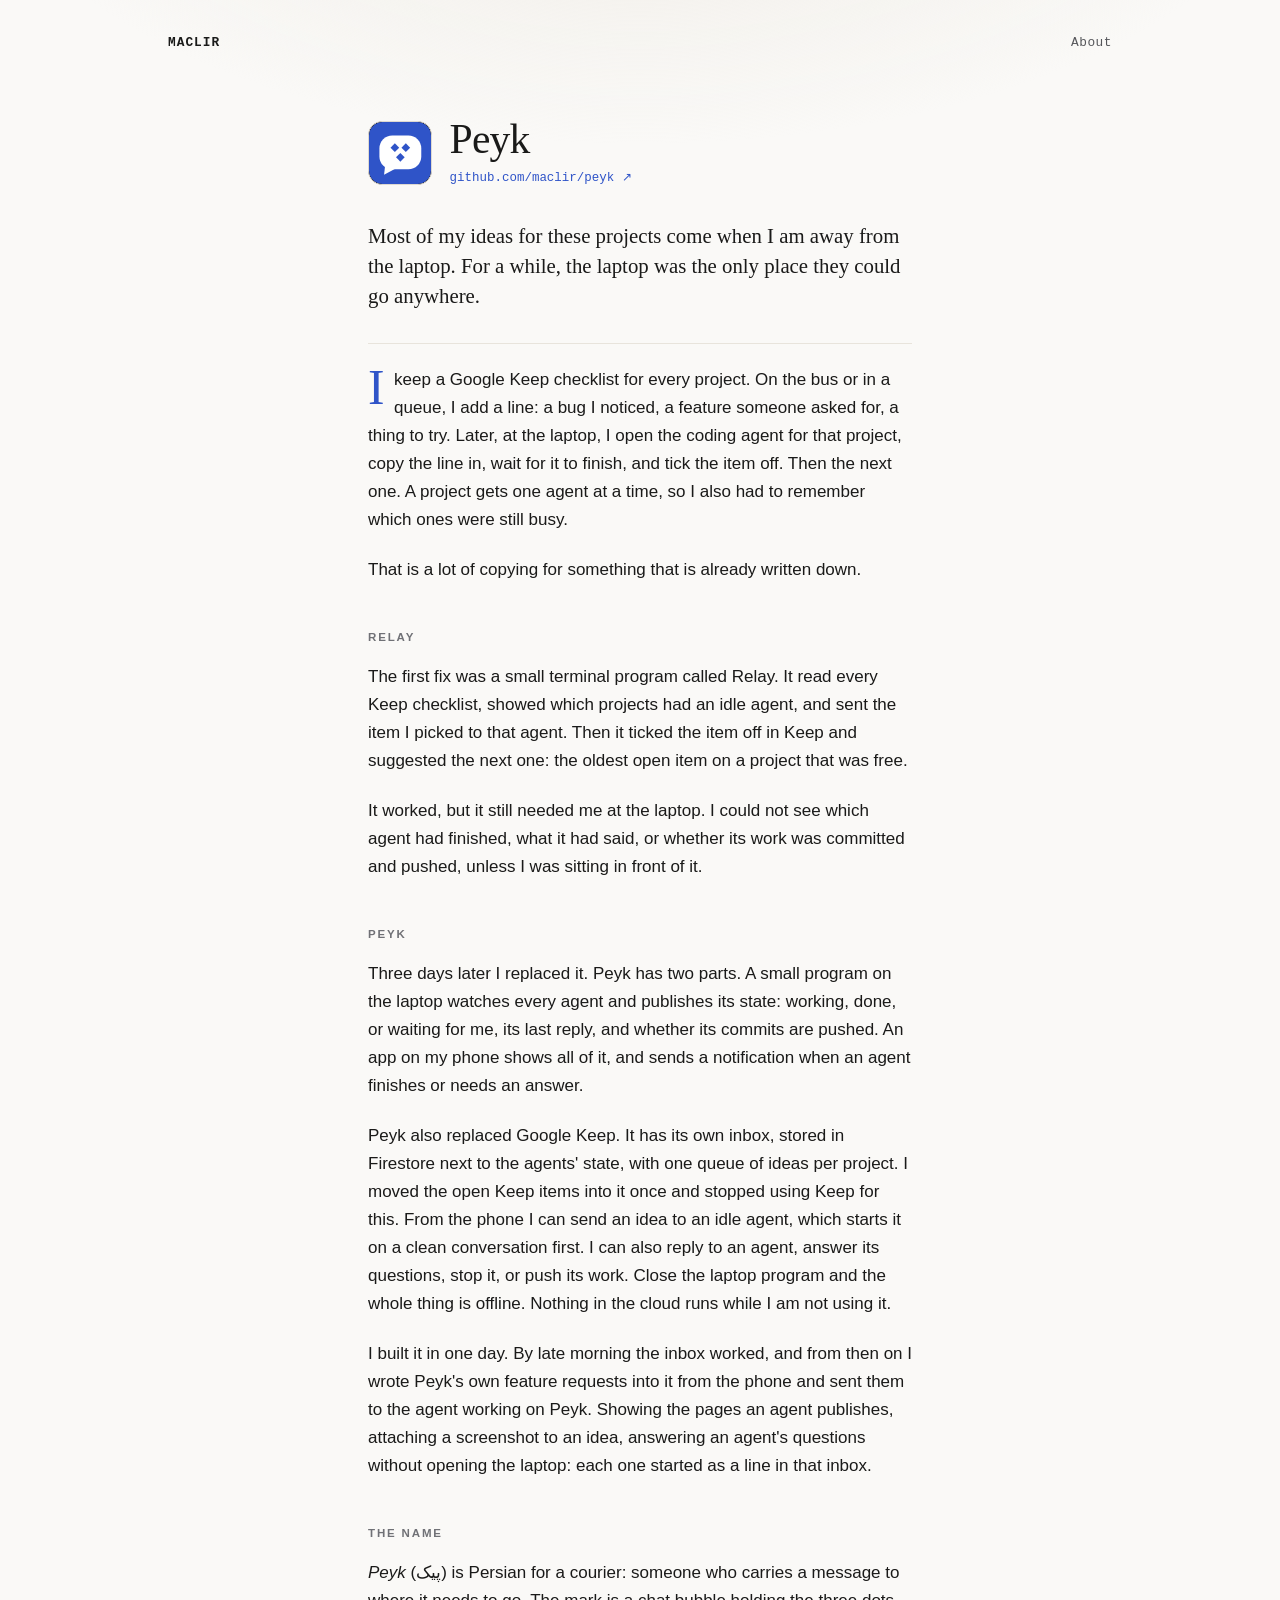
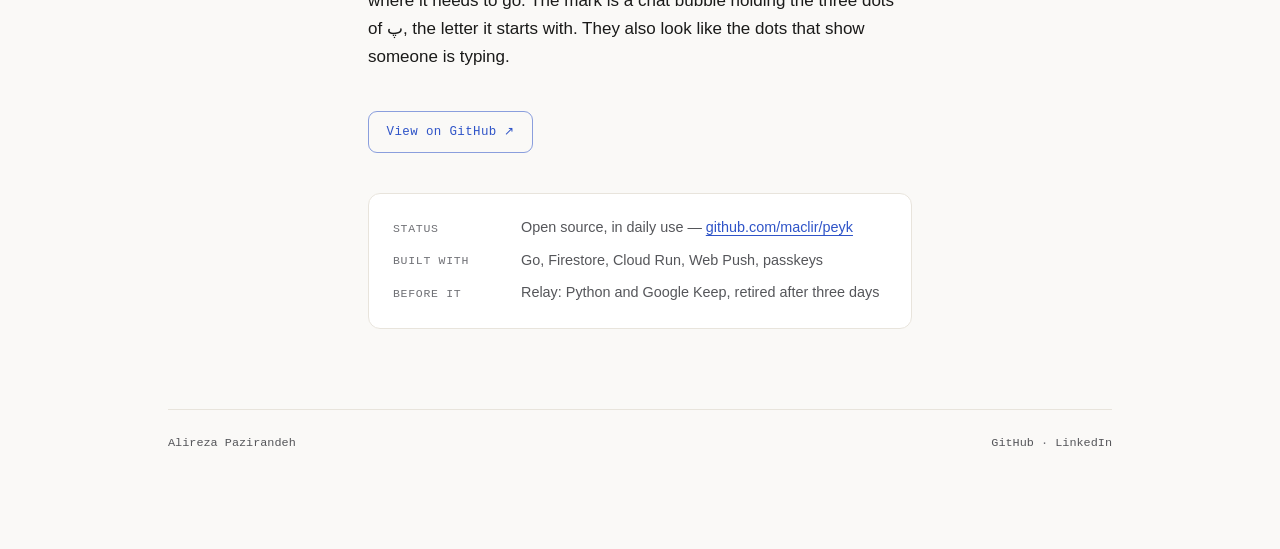
<file: stories/peyk.html>
<!doctype html>
<html lang="en">
<head>
<meta charset="utf-8">
<meta name="viewport" content="width=device-width, initial-scale=1">
<title>Peyk — maclir</title>
<meta name="description" content="How Peyk came to be: ideas written on the phone, copied by hand into coding agents on the laptop, until the phone could send them itself.">
<meta name="theme-color" content="#faf9f7" media="(prefers-color-scheme: light)">
<meta name="theme-color" content="#0b0d10" media="(prefers-color-scheme: dark)">
<link rel="icon" href="../assets/logos/favicon.svg" type="image/svg+xml">
<link rel="stylesheet" href="../assets/css/site.css">
</head>
<body style="--accent:#8aa6ff;--accent-light:#2f54c8">
<div class="page">

  <header class="masthead">
    <a class="home" href="/">MACLIR</a>
    <nav><a href="/about.html">About</a></nav>
  </header>

  <article class="story">

    <div class="story-head">
      <img class="mark" src="../assets/logos/peyk.svg" alt="Peyk logo" width="64" height="64">
      <div>
        <h1>Peyk</h1>
        <a class="domain" href="https://github.com/maclir/peyk">github.com/maclir/peyk ↗</a>
      </div>
    </div>

    <p class="dek">Most of my ideas for these projects come when I am away from the laptop. For a while, the laptop was the only place they could go anywhere.</p>

    <p class="lede">I keep a Google Keep checklist for every project. On the bus or in a queue, I add a line: a bug I noticed, a feature someone asked for, a thing to try. Later, at the laptop, I open the coding agent for that project, copy the line in, wait for it to finish, and tick the item off. Then the next one. A project gets one agent at a time, so I also had to remember which ones were still busy.</p>

    <p>That is a lot of copying for something that is already written down.</p>

    <h2>Relay</h2>

    <p>The first fix was a small terminal program called Relay. It read every Keep checklist, showed which projects had an idle agent, and sent the item I picked to that agent. Then it ticked the item off in Keep and suggested the next one: the oldest open item on a project that was free.</p>

    <p>It worked, but it still needed me at the laptop. I could not see which agent had finished, what it had said, or whether its work was committed and pushed, unless I was sitting in front of it.</p>

    <h2>Peyk</h2>

    <p>Three days later I replaced it. Peyk has two parts. A small program on the laptop watches every agent and publishes its state: working, done, or waiting for me, its last reply, and whether its commits are pushed. An app on my phone shows all of it, and sends a notification when an agent finishes or needs an answer.</p>

    <p>Peyk also replaced Google Keep. It has its own inbox, stored in Firestore next to the agents' state, with one queue of ideas per project. I moved the open Keep items into it once and stopped using Keep for this. From the phone I can send an idea to an idle agent, which starts it on a clean conversation first. I can also reply to an agent, answer its questions, stop it, or push its work. Close the laptop program and the whole thing is offline. Nothing in the cloud runs while I am not using it.</p>

    <p>I built it in one day. By late morning the inbox worked, and from then on I wrote Peyk's own feature requests into it from the phone and sent them to the agent working on Peyk. Showing the pages an agent publishes, attaching a screenshot to an idea, answering an agent's questions without opening the laptop: each one started as a line in that inbox.</p>

    <h2>The name</h2>

    <p><em>Peyk</em> (پیک) is Persian for a courier: someone who carries a message to where it needs to go. The mark is a chat bubble holding the three dots of پ, the letter it starts with. They also look like the dots that show someone is typing.</p>

    <div class="actions">
      <a class="btn btn-primary" href="https://github.com/maclir/peyk">View on GitHub ↗</a>
    </div>

    <dl class="facts">
      <dt>Status</dt><dd>Open source, in daily use — <a href="https://github.com/maclir/peyk">github.com/maclir/peyk</a></dd>
      <dt>Built with</dt><dd>Go, Firestore, Cloud Run, Web Push, passkeys</dd>
      <dt>Before it</dt><dd>Relay: Python and Google Keep, retired after three days</dd>
    </dl>

  </article>

  <footer class="foot">
    <span><a href="mailto:maclir@gmail.com">Alireza Pazirandeh</a></span>
    <span><a href="https://github.com/maclir">GitHub</a> · <a href="https://www.linkedin.com/in/maclir/">LinkedIn</a></span>
  </footer>

</div>
</body>
</html>
</file>
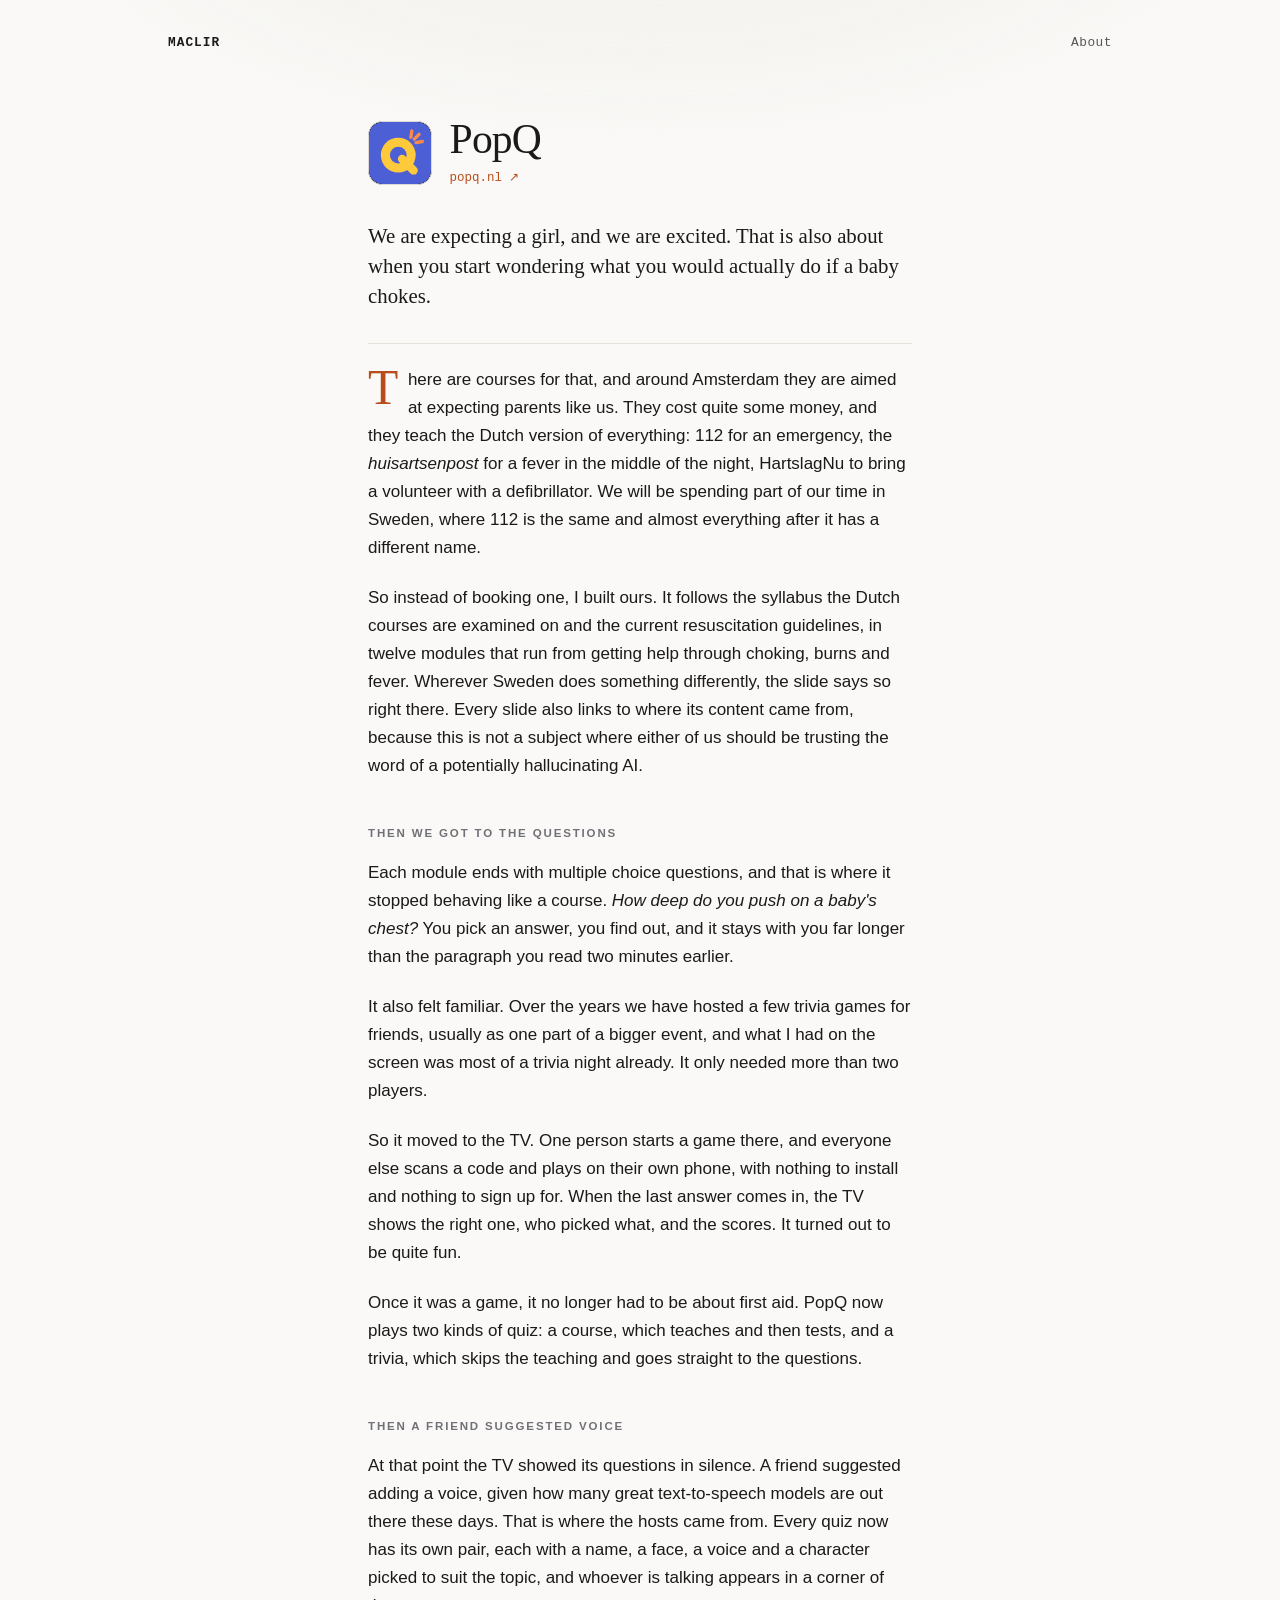
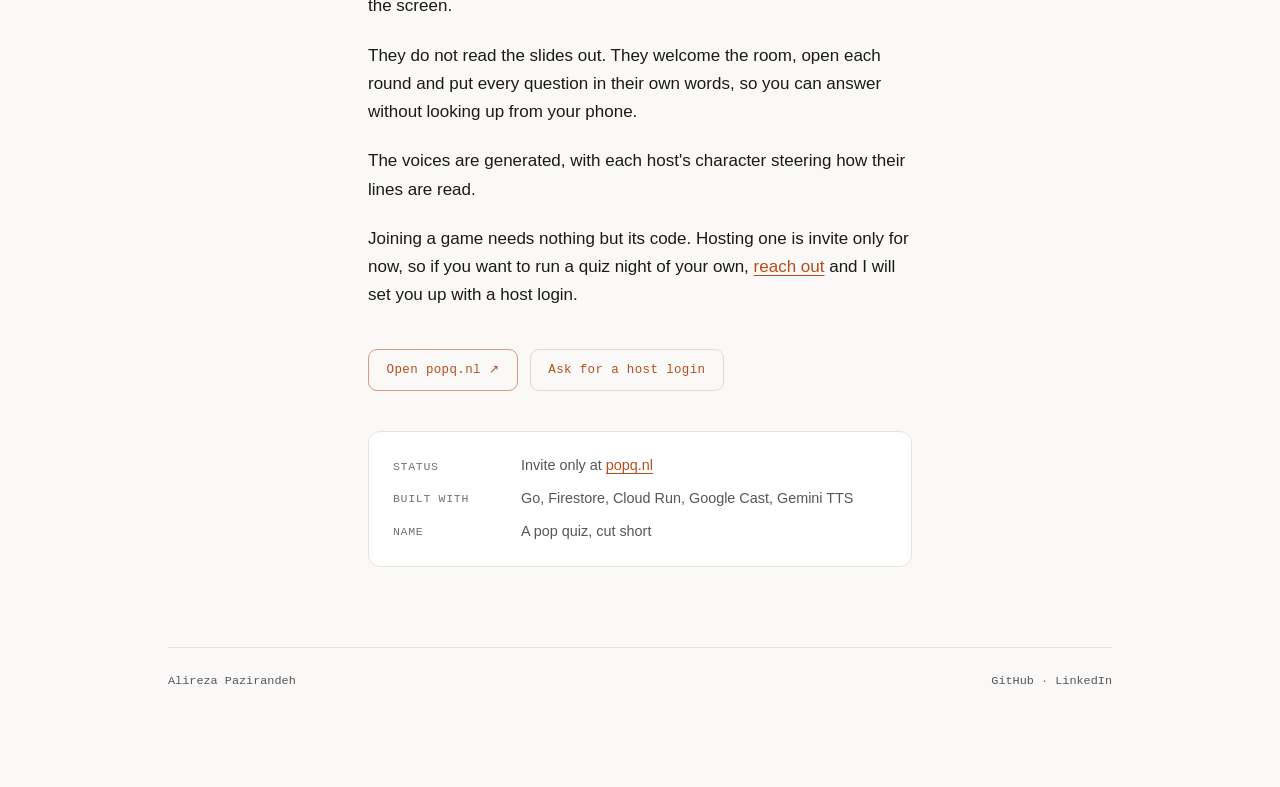
<file: stories/popq.html>
<!doctype html>
<html lang="en">
<head>
<meta charset="utf-8">
<meta name="viewport" content="width=device-width, initial-scale=1">
<title>PopQ — maclir</title>
<meta name="description" content="How PopQ came to be: the baby first aid courses cost quite some money and stop at the Dutch border, so I built ours. Then its questions became a trivia game.">
<meta name="theme-color" content="#faf9f7" media="(prefers-color-scheme: light)">
<meta name="theme-color" content="#0b0d10" media="(prefers-color-scheme: dark)">
<link rel="icon" href="../assets/logos/favicon.svg" type="image/svg+xml">
<link rel="stylesheet" href="../assets/css/site.css">
</head>
<body style="--accent:#ff8a4c;--accent-light:#b84d1c">
<div class="page">

  <header class="masthead">
    <a class="home" href="/">MACLIR</a>
    <nav><a href="/about.html">About</a></nav>
  </header>

  <article class="story">

    <div class="story-head">
      <img class="mark" src="../assets/logos/popq.svg" alt="PopQ logo" width="64" height="64">
      <div>
        <h1>PopQ</h1>
        <a class="domain" href="https://popq.nl">popq.nl ↗</a>
      </div>
    </div>

    <p class="dek">We are expecting a girl, and we are excited. That is also about when you start wondering what you would actually do if a baby chokes.</p>

    <p class="lede">There are courses for that, and around Amsterdam they are aimed at expecting parents like us. They cost quite some money, and they teach the Dutch version of everything: 112 for an emergency, the <em>huisartsenpost</em> for a fever in the middle of the night, HartslagNu to bring a volunteer with a defibrillator. We will be spending part of our time in Sweden, where 112 is the same and almost everything after it has a different name.</p>

    <p>So instead of booking one, I built ours. It follows the syllabus the Dutch courses are examined on and the current resuscitation guidelines, in twelve modules that run from getting help through choking, burns and fever. Wherever Sweden does something differently, the slide says so right there. Every slide also links to where its content came from, because this is not a subject where either of us should be trusting the word of a potentially hallucinating AI.</p>

    <h2>Then we got to the questions</h2>

    <p>Each module ends with multiple choice questions, and that is where it stopped behaving like a course. <em>How deep do you push on a baby's chest?</em> You pick an answer, you find out, and it stays with you far longer than the paragraph you read two minutes earlier.</p>

    <p>It also felt familiar. Over the years we have hosted a few trivia games for friends, usually as one part of a bigger event, and what I had on the screen was most of a trivia night already. It only needed more than two players.</p>

    <p>So it moved to the TV. One person starts a game there, and everyone else scans a code and plays on their own phone, with nothing to install and nothing to sign up for. When the last answer comes in, the TV shows the right one, who picked what, and the scores. It turned out to be quite fun.</p>

    <p>Once it was a game, it no longer had to be about first aid. PopQ now plays two kinds of quiz: a course, which teaches and then tests, and a trivia, which skips the teaching and goes straight to the questions.</p>

    <h2>Then a friend suggested voice</h2>

    <p>At that point the TV showed its questions in silence. A friend suggested adding a voice, given how many great text-to-speech models are out there these days. That is where the hosts came from. Every quiz now has its own pair, each with a name, a face, a voice and a character picked to suit the topic, and whoever is talking appears in a corner of the screen.</p>

    <p>They do not read the slides out. They welcome the room, open each round and put every question in their own words, so you can answer without looking up from your phone.</p>

    <p>The voices are generated, with each host's character steering how their lines are read.</p>

    <p>Joining a game needs nothing but its code. Hosting one is invite only for now, so if you want to run a quiz night of your own, <a href="mailto:maclir@gmail.com">reach out</a> and I will set you up with a host login.</p>

    <div class="actions">
      <a class="btn btn-primary" href="https://popq.nl">Open popq.nl ↗</a>
      <a class="btn" href="mailto:maclir@gmail.com">Ask for a host login</a>
    </div>

    <dl class="facts">
      <dt>Status</dt><dd>Invite only at <a href="https://popq.nl">popq.nl</a></dd>
      <dt>Built with</dt><dd>Go, Firestore, Cloud Run, Google Cast, Gemini TTS</dd>
      <dt>Name</dt><dd>A pop quiz, cut short</dd>
    </dl>

  </article>

  <footer class="foot">
    <span><a href="mailto:maclir@gmail.com">Alireza Pazirandeh</a></span>
    <span><a href="https://github.com/maclir">GitHub</a> · <a href="https://www.linkedin.com/in/maclir/">LinkedIn</a></span>
  </footer>

</div>
</body>
</html>
</file>
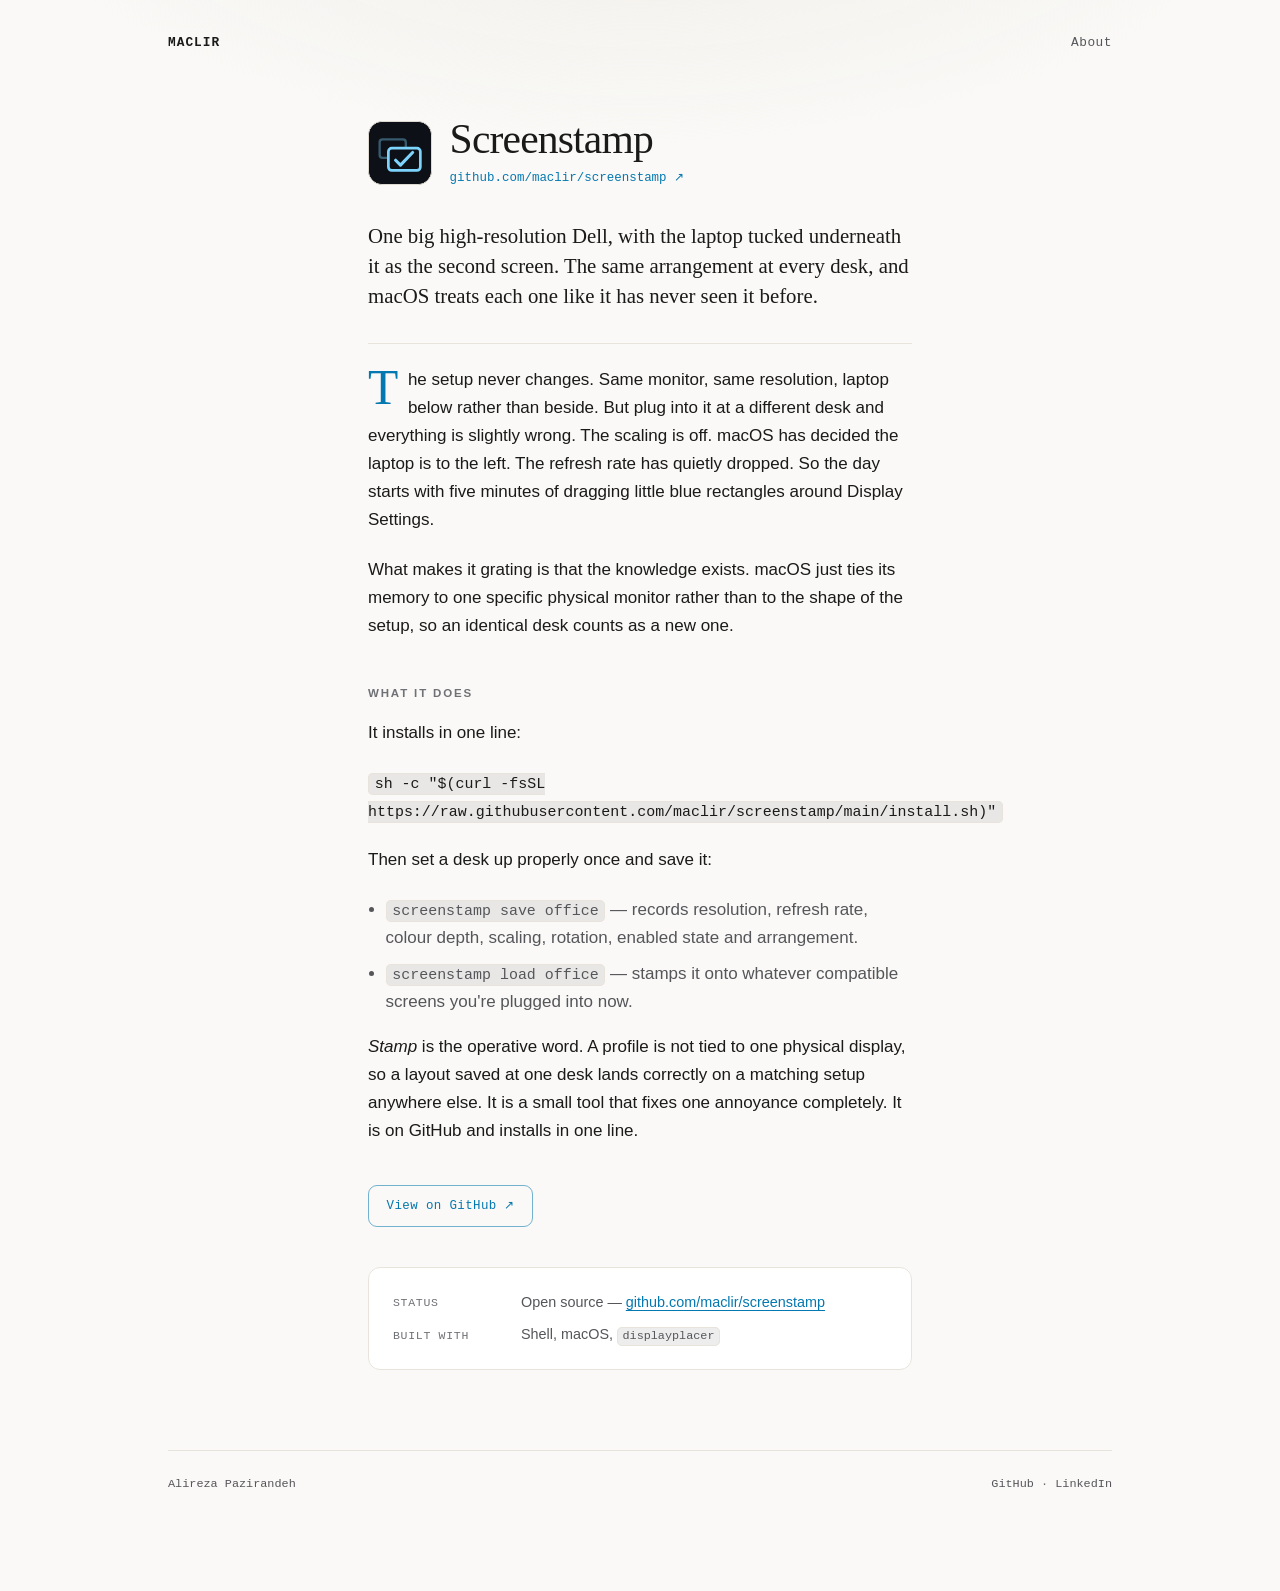
<file: stories/screenstamp.html>
<!doctype html>
<html lang="en">
<head>
<meta charset="utf-8">
<meta name="viewport" content="width=device-width, initial-scale=1">
<title>Screenstamp — maclir</title>
<meta name="description" content="How Screenstamp came to be: the same big Dell above the same laptop, arranged by hand at every desk.">
<meta name="theme-color" content="#faf9f7" media="(prefers-color-scheme: light)">
<meta name="theme-color" content="#0b0d10" media="(prefers-color-scheme: dark)">
<link rel="icon" href="../assets/logos/favicon.svg" type="image/svg+xml">
<link rel="stylesheet" href="../assets/css/site.css">
</head>
<body style="--accent:#7dd3fc;--accent-light:#0478b0">
<div class="page">

  <header class="masthead">
    <a class="home" href="/">MACLIR</a>
    <nav><a href="/about.html">About</a></nav>
  </header>

  <article class="story">

    <div class="story-head">
      <img class="mark" src="../assets/logos/screenstamp.svg" alt="Screenstamp logo" width="64" height="64">
      <div>
        <h1>Screenstamp</h1>
        <a class="domain" href="https://github.com/maclir/screenstamp">github.com/maclir/screenstamp ↗</a>
      </div>
    </div>

    <p class="dek">One big high-resolution Dell, with the laptop tucked underneath it as the second screen. The same arrangement at every desk, and macOS treats each one like it has never seen it before.</p>

    <p class="lede">The setup never changes. Same monitor, same resolution, laptop below rather than beside. But plug into it at a different desk and everything is slightly wrong. The scaling is off. macOS has decided the laptop is to the left. The refresh rate has quietly dropped. So the day starts with five minutes of dragging little blue rectangles around Display Settings.</p>

    <p>What makes it grating is that the knowledge exists. macOS just ties its memory to one specific physical monitor rather than to the shape of the setup, so an identical desk counts as a new one.</p>

    <h2>What it does</h2>

    <p>It installs in one line:</p>

    <p><code>sh -c "$(curl -fsSL https://raw.githubusercontent.com/maclir/screenstamp/main/install.sh)"</code></p>

    <p>Then set a desk up properly once and save it:</p>

    <ul>
      <li><code>screenstamp save office</code> — records resolution, refresh rate, colour depth, scaling, rotation, enabled state and arrangement.</li>
      <li><code>screenstamp load office</code> — stamps it onto whatever compatible screens you're plugged into now.</li>
    </ul>

    <p><em>Stamp</em> is the operative word. A profile is not tied to one physical display, so a layout saved at one desk lands correctly on a matching setup anywhere else. It is a small tool that fixes one annoyance completely. It is on GitHub and installs in one line.</p>

    <div class="actions">
      <a class="btn btn-primary" href="https://github.com/maclir/screenstamp">View on GitHub ↗</a>
    </div>

    <dl class="facts">
      <dt>Status</dt><dd>Open source — <a href="https://github.com/maclir/screenstamp">github.com/maclir/screenstamp</a></dd>
      <dt>Built with</dt><dd>Shell, macOS, <code>displayplacer</code></dd>
    </dl>

  </article>

  <footer class="foot">
    <span><a href="mailto:maclir@gmail.com">Alireza Pazirandeh</a></span>
    <span><a href="https://github.com/maclir">GitHub</a> · <a href="https://www.linkedin.com/in/maclir/">LinkedIn</a></span>
  </footer>

</div>
</body>
</html>
</file>
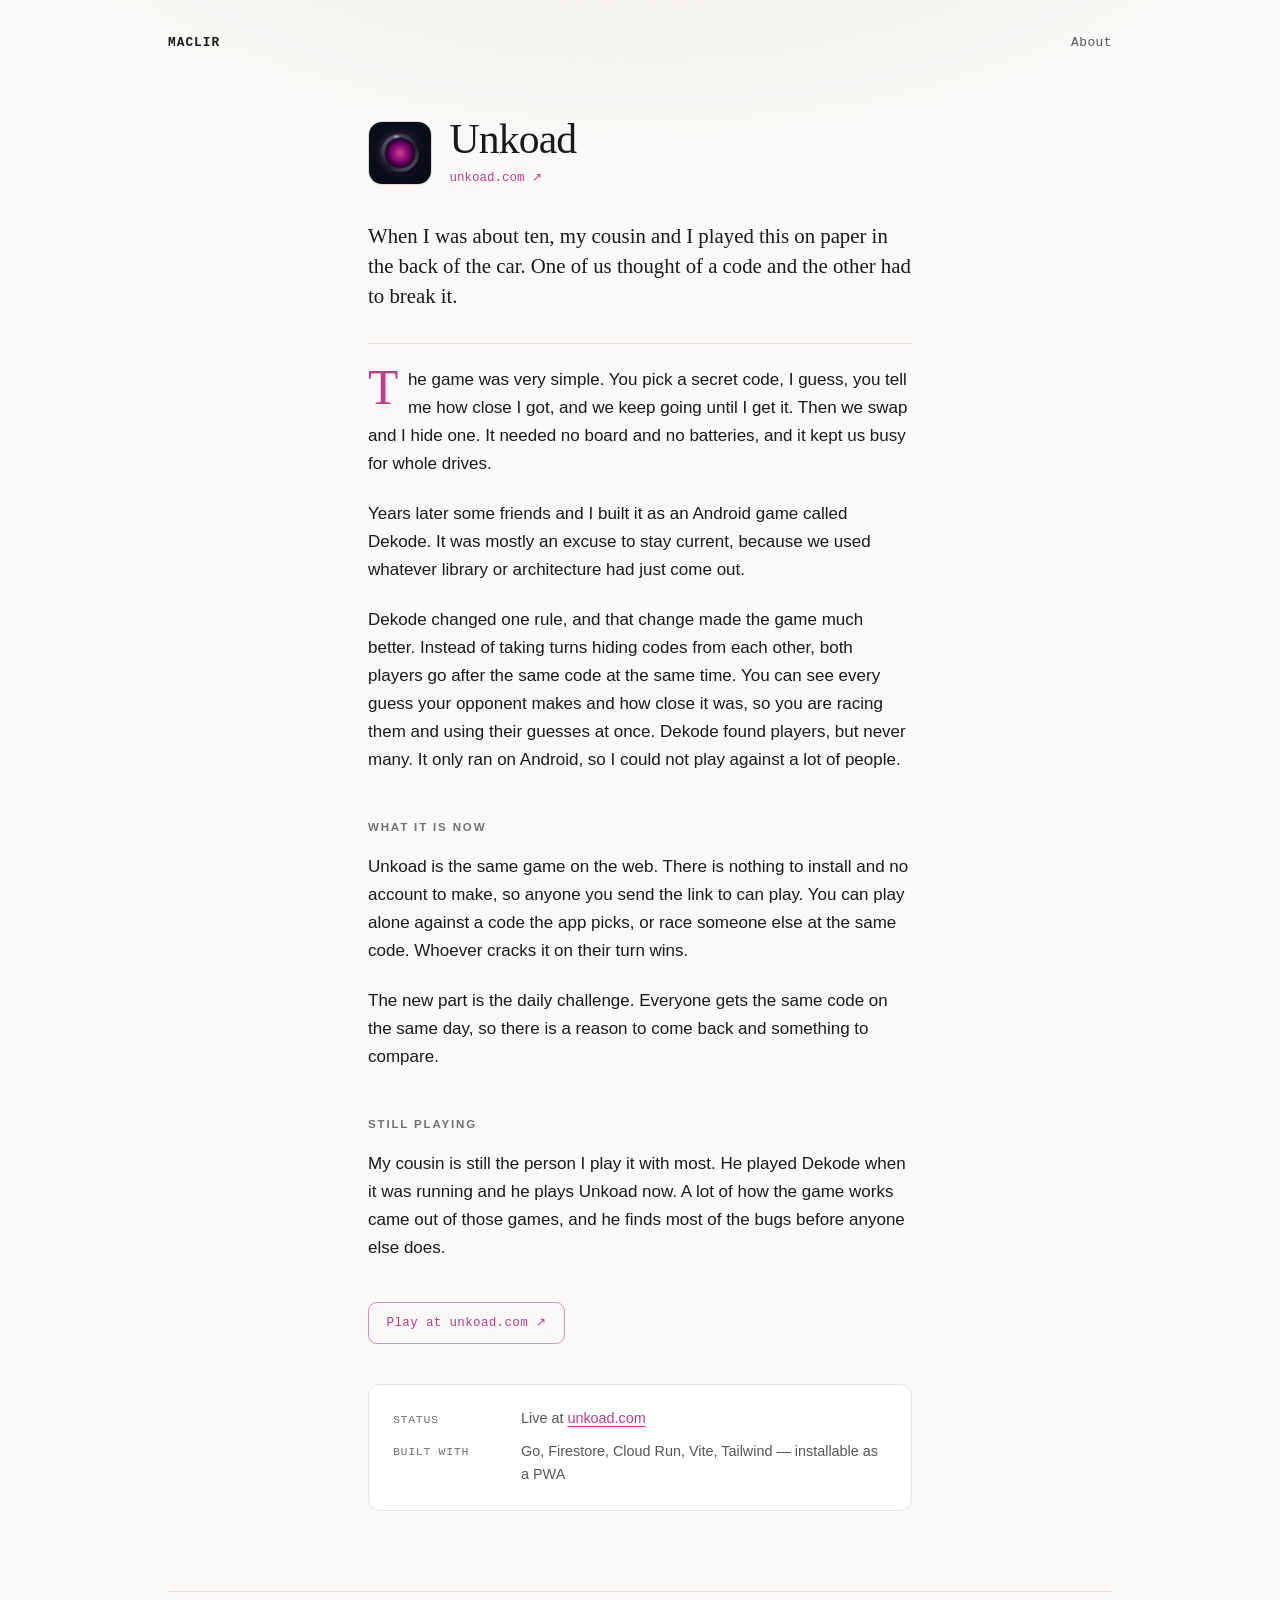
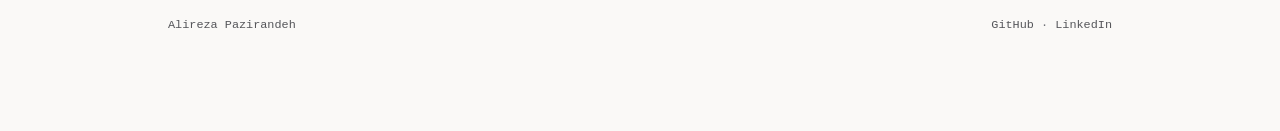
<file: stories/unkoad.html>
<!doctype html>
<html lang="en">
<head>
<meta charset="utf-8">
<meta name="viewport" content="width=device-width, initial-scale=1">
<title>Unkoad — maclir</title>
<meta name="description" content="How Unkoad came to be: a code-breaking game my cousin and I played on paper, then built for Android, and now on the web.">
<meta name="theme-color" content="#faf9f7" media="(prefers-color-scheme: light)">
<meta name="theme-color" content="#0b0d10" media="(prefers-color-scheme: dark)">
<link rel="icon" href="../assets/logos/favicon.svg" type="image/svg+xml">
<link rel="stylesheet" href="../assets/css/site.css">
</head>
<body style="--accent:#ce529b;--accent-light:#c5388c">
<div class="page">

  <header class="masthead">
    <a class="home" href="/">MACLIR</a>
    <nav><a href="/about.html">About</a></nav>
  </header>

  <article class="story">

    <div class="story-head">
      <img class="mark" src="../assets/logos/unkoad.png" alt="Unkoad logo" width="64" height="64">
      <div>
        <h1>Unkoad</h1>
        <a class="domain" href="https://unkoad.com">unkoad.com ↗</a>
      </div>
    </div>

    <p class="dek">When I was about ten, my cousin and I played this on paper in the back of the car. One of us thought of a code and the other had to break it.</p>

    <p class="lede">The game was very simple. You pick a secret code, I guess, you tell me how close I got, and we keep going until I get it. Then we swap and I hide one. It needed no board and no batteries, and it kept us busy for whole drives.</p>

    <p>Years later some friends and I built it as an Android game called Dekode. It was mostly an excuse to stay current, because we used whatever library or architecture had just come out.</p>

    <p>Dekode changed one rule, and that change made the game much better. Instead of taking turns hiding codes from each other, both players go after the same code at the same time. You can see every guess your opponent makes and how close it was, so you are racing them and using their guesses at once. Dekode found players, but never many. It only ran on Android, so I could not play against a lot of people.</p>

    <h2>What it is now</h2>

    <p>Unkoad is the same game on the web. There is nothing to install and no account to make, so anyone you send the link to can play. You can play alone against a code the app picks, or race someone else at the same code. Whoever cracks it on their turn wins.</p>

    <p>The new part is the daily challenge. Everyone gets the same code on the same day, so there is a reason to come back and something to compare.</p>

    <h2>Still playing</h2>

    <p>My cousin is still the person I play it with most. He played Dekode when it was running and he plays Unkoad now. A lot of how the game works came out of those games, and he finds most of the bugs before anyone else does.</p>

    <div class="actions">
      <a class="btn btn-primary" href="https://unkoad.com">Play at unkoad.com ↗</a>
    </div>

    <dl class="facts">
      <dt>Status</dt><dd>Live at <a href="https://unkoad.com">unkoad.com</a></dd>
      <dt>Built with</dt><dd>Go, Firestore, Cloud Run, Vite, Tailwind — installable as a PWA</dd>
    </dl>

  </article>

  <footer class="foot">
    <span><a href="mailto:maclir@gmail.com">Alireza Pazirandeh</a></span>
    <span><a href="https://github.com/maclir">GitHub</a> · <a href="https://www.linkedin.com/in/maclir/">LinkedIn</a></span>
  </footer>

</div>
</body>
</html>
</file>
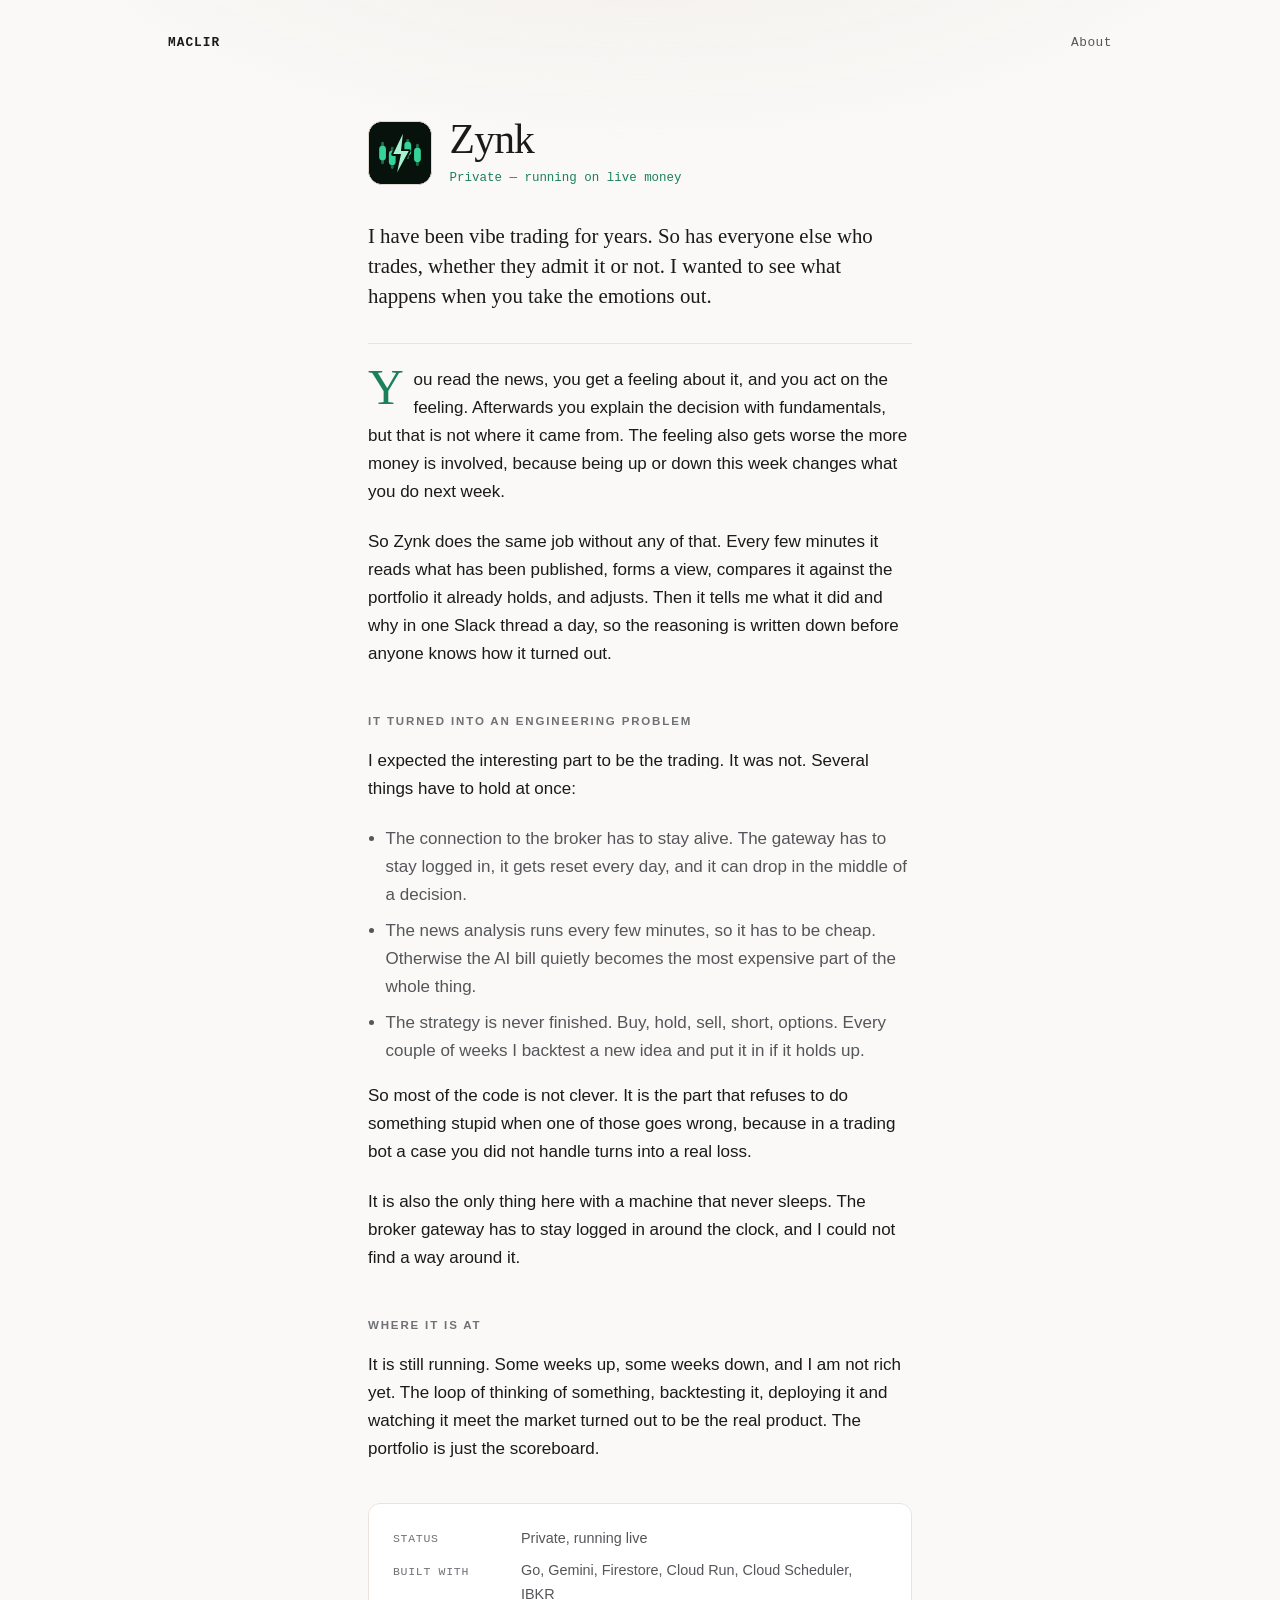
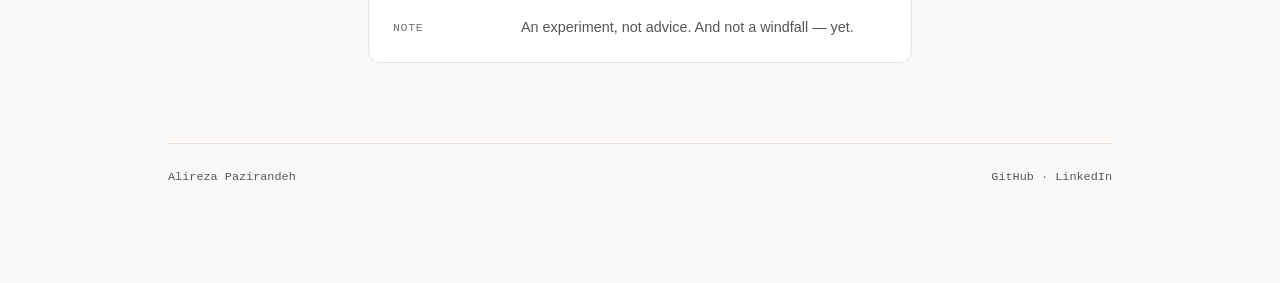
<file: stories/zynk.html>
<!doctype html>
<html lang="en">
<head>
<meta charset="utf-8">
<meta name="viewport" content="width=device-width, initial-scale=1">
<title>Zynk — maclir</title>
<meta name="description" content="How Zynk came to be: everyone who trades is a vibe trader, so I built one without the emotions.">
<meta name="theme-color" content="#faf9f7" media="(prefers-color-scheme: light)">
<meta name="theme-color" content="#0b0d10" media="(prefers-color-scheme: dark)">
<link rel="icon" href="../assets/logos/favicon.svg" type="image/svg+xml">
<link rel="stylesheet" href="../assets/css/site.css">
</head>
<body style="--accent:#34d399;--accent-light:#1c805c">
<div class="page">

  <header class="masthead">
    <a class="home" href="/">MACLIR</a>
    <nav><a href="/about.html">About</a></nav>
  </header>

  <article class="story">

    <div class="story-head">
      <img class="mark" src="../assets/logos/zynk.svg" alt="Zynk logo" width="64" height="64">
      <div>
        <h1>Zynk</h1>
        <span class="domain">Private — running on live money</span>
      </div>
    </div>

    <p class="dek">I have been vibe trading for years. So has everyone else who trades, whether they admit it or not. I wanted to see what happens when you take the emotions out.</p>

    <p class="lede">You read the news, you get a feeling about it, and you act on the feeling. Afterwards you explain the decision with fundamentals, but that is not where it came from. The feeling also gets worse the more money is involved, because being up or down this week changes what you do next week.</p>

    <p>So Zynk does the same job without any of that. Every few minutes it reads what has been published, forms a view, compares it against the portfolio it already holds, and adjusts. Then it tells me what it did and why in one Slack thread a day, so the reasoning is written down before anyone knows how it turned out.</p>

    <h2>It turned into an engineering problem</h2>

    <p>I expected the interesting part to be the trading. It was not. Several things have to hold at once:</p>

    <ul>
      <li>The connection to the broker has to stay alive. The gateway has to stay logged in, it gets reset every day, and it can drop in the middle of a decision.</li>
      <li>The news analysis runs every few minutes, so it has to be cheap. Otherwise the AI bill quietly becomes the most expensive part of the whole thing.</li>
      <li>The strategy is never finished. Buy, hold, sell, short, options. Every couple of weeks I backtest a new idea and put it in if it holds up.</li>
    </ul>

    <p>So most of the code is not clever. It is the part that refuses to do something stupid when one of those goes wrong, because in a trading bot a case you did not handle turns into a real loss.</p>

    <p>It is also the only thing here with a machine that never sleeps. The broker gateway has to stay logged in around the clock, and I could not find a way around it.</p>

    <h2>Where it is at</h2>

    <p>It is still running. Some weeks up, some weeks down, and I am not rich yet. The loop of thinking of something, backtesting it, deploying it and watching it meet the market turned out to be the real product. The portfolio is just the scoreboard.</p>

    <dl class="facts">
      <dt>Status</dt><dd>Private, running live</dd>
      <dt>Built with</dt><dd>Go, Gemini, Firestore, Cloud Run, Cloud Scheduler, IBKR</dd>
      <dt>Note</dt><dd>An experiment, not advice. And not a windfall — yet.</dd>
    </dl>

  </article>

  <footer class="foot">
    <span><a href="mailto:maclir@gmail.com">Alireza Pazirandeh</a></span>
    <span><a href="https://github.com/maclir">GitHub</a> · <a href="https://www.linkedin.com/in/maclir/">LinkedIn</a></span>
  </footer>

</div>
</body>
</html>
</file>
<file: assets/css/site.css>
/* maclir.net — one stylesheet, no build step, no external requests. */

:root {
  --bg: #0b0d10;
  --bg-raised: #12151a;
  --bg-hover: #171b22;
  --line: #232830;
  --line-soft: #1a1e25;
  --ink: #e8e6e1;
  --ink-dim: #9aa1ab;
  --ink-faint: #77808a;

  /* --accent is the brand hue a page or card sets inline. It is tuned for the
     dark ground, so light mode reads --accent-light instead; --accent-ink is
     the one text and focus rings use, and it always meets 4.5:1. */
  --accent: #e8e6e1;
  --accent-light: #1a1a19;

  --serif: "Iowan Old Style", "Palatino Linotype", Palatino, "Book Antiqua", Georgia, serif;
  --sans: -apple-system, BlinkMacSystemFont, "Segoe UI", Inter, Helvetica, Arial, sans-serif;
  --mono: ui-monospace, SFMono-Regular, "SF Mono", Menlo, Consolas, monospace;

  --measure: 34rem;
  --page: 62rem;
}

* { box-sizing: border-box; }

/* Declared on every element, not just :root, so a card or body that sets its
   own --accent inline re-derives the readable version from it. */
* { --accent-ink: var(--accent); }

html { -webkit-text-size-adjust: 100%; }

body {
  margin: 0;
  background: var(--bg);
  color: var(--ink);
  font-family: var(--sans);
  font-size: 17px;
  line-height: 1.65;
  -webkit-font-smoothing: antialiased;
}

/* A single soft light source at the top of the page, so the dark tiles
   the projects ship with sit on a ground rather than a void. */
body::before {
  content: "";
  position: fixed;
  inset: 0 0 auto 0;
  height: 60vh;
  background: radial-gradient(60rem 30rem at 50% -12rem, #1b2029 0%, transparent 70%);
  pointer-events: none;
  z-index: 0;
}

.page {
  position: relative;
  z-index: 1;
  max-width: var(--page);
  margin: 0 auto;
  padding: 0 1.5rem 6rem;
}

a { color: inherit; }

/* ---------- masthead ---------- */

.masthead {
  display: flex;
  align-items: baseline;
  justify-content: space-between;
  gap: 1rem;
  padding: 2rem 0 0;
  font-family: var(--mono);
  font-size: 0.8rem;
  letter-spacing: 0.04em;
}

.masthead a { color: var(--ink-dim); text-decoration: none; }
.masthead a:hover { color: var(--ink); }

.masthead .home { color: var(--ink); font-weight: 600; letter-spacing: 0.08em; }

.masthead nav { display: flex; gap: 1.25rem; }

/* ---------- hero ---------- */

.hero { padding: 5rem 0 4rem; max-width: 40rem; }

.hero h1 {
  font-family: var(--serif);
  font-size: clamp(2.4rem, 6vw, 3.6rem);
  line-height: 1.08;
  letter-spacing: -0.02em;
  font-weight: 400;
  margin: 0 0 1.5rem;
}

.hero p {
  font-size: 1.12rem;
  color: var(--ink-dim);
  max-width: var(--measure);
  margin: 0 0 1rem;
}

.hero p strong { color: var(--ink); font-weight: 500; }

/* ---------- section headings ---------- */

.rule {
  display: flex;
  align-items: center;
  gap: 1rem;
  margin: 3.5rem 0 2rem;
  font-family: var(--mono);
  font-size: 0.72rem;
  letter-spacing: 0.16em;
  text-transform: uppercase;
  color: var(--ink-faint);
}

.rule::after {
  content: "";
  flex: 1;
  height: 1px;
  background: var(--line);
}

/* ---------- project cards ---------- */

.projects {
  display: grid;
  grid-template-columns: repeat(auto-fill, minmax(20rem, 1fr));
  gap: 1rem;
  list-style: none;
  padding: 0;
  margin: 0;
}

.card {
  position: relative;
  display: flex;
  flex-direction: column;
  gap: 0.9rem;
  padding: 1.5rem;
  border: 1px solid var(--line-soft);
  border-radius: 14px;
  background: var(--bg-raised);
  text-decoration: none;
  transition: border-color 0.18s ease, background 0.18s ease, transform 0.18s ease;
}

.card:hover {
  border-color: color-mix(in srgb, var(--accent-ink) 45%, var(--line));
  background: var(--bg-hover);
  transform: translateY(-2px);
}

.card:focus-visible {
  outline: 2px solid var(--accent-ink);
  outline-offset: 3px;
}

.card-head { display: flex; align-items: center; gap: 0.85rem; }

.mark {
  width: 44px;
  height: 44px;
  border-radius: 10px;
  flex: none;
  object-fit: cover;
  background: #000;
  border: 1px solid var(--line);
}

.card h3 {
  margin: 0;
  font-family: var(--sans);
  font-size: 1.05rem;
  font-weight: 600;
  letter-spacing: -0.01em;
}

.card .domain {
  display: block;
  font-family: var(--mono);
  font-size: 0.72rem;
  color: var(--accent-ink);
  letter-spacing: 0.02em;
  margin-top: 0.15rem;
}

.card p {
  margin: 0;
  color: var(--ink-dim);
  font-size: 0.94rem;
  line-height: 1.55;
}

.card .more {
  margin-top: auto;
  padding-top: 0.4rem;
  font-family: var(--mono);
  font-size: 0.72rem;
  color: var(--ink-faint);
  letter-spacing: 0.04em;
}

.card:hover .more { color: var(--accent-ink); }

/* ---------- story pages ---------- */

.story { max-width: var(--measure); margin: 0 auto; }

.story-head {
  display: flex;
  align-items: center;
  gap: 1.1rem;
  padding: 4rem 0 2rem;
}

.story-head .mark { width: 64px; height: 64px; border-radius: 14px; }

.story-head h1 {
  font-family: var(--serif);
  font-weight: 400;
  font-size: clamp(2rem, 5vw, 2.6rem);
  letter-spacing: -0.02em;
  margin: 0;
  line-height: 1.1;
}

.story-head .domain {
  display: block;
  font-family: var(--mono);
  font-size: 0.78rem;
  color: var(--accent-ink);
  margin-top: 0.35rem;
  text-decoration: none;
}

.story-head .domain:hover { text-decoration: underline; }

.dek {
  font-family: var(--serif);
  font-size: 1.3rem;
  line-height: 1.45;
  color: var(--ink);
  margin: 0 0 2rem;
  padding-bottom: 2rem;
  border-bottom: 1px solid var(--line-soft);
}

.story p { margin: 0 0 1.35rem; }

.story p.lede::first-letter {
  font-family: var(--serif);
  font-size: 3.1rem;
  line-height: 0.82;
  float: left;
  padding: 0.1rem 0.6rem 0 0;
  color: var(--accent-ink);
}

.story h2 {
  font-family: var(--sans);
  font-size: 0.72rem;
  letter-spacing: 0.16em;
  text-transform: uppercase;
  color: var(--ink-faint);
  margin: 2.75rem 0 1rem;
  font-weight: 600;
}

.story a { color: var(--accent-ink); text-underline-offset: 3px; }

.story ul { padding-left: 1.1rem; color: var(--ink-dim); }
.story li { margin-bottom: 0.5rem; }

.facts {
  display: grid;
  grid-template-columns: 7rem 1fr;
  gap: 0.55rem 1rem;
  margin: 2.5rem 0;
  padding: 1.4rem 1.5rem;
  border: 1px solid var(--line-soft);
  border-radius: 12px;
  background: var(--bg-raised);
  font-size: 0.9rem;
}

.facts dt {
  font-family: var(--mono);
  font-size: 0.72rem;
  letter-spacing: 0.06em;
  text-transform: uppercase;
  color: var(--ink-faint);
  padding-top: 0.15rem;
}

.facts dd { margin: 0; color: var(--ink-dim); }
.facts dd a { color: var(--accent-ink); }

.actions { display: flex; flex-wrap: wrap; gap: 0.75rem; margin: 2.5rem 0 1rem; }

.btn {
  display: inline-block;
  padding: 0.6rem 1.1rem;
  border-radius: 9px;
  border: 1px solid var(--line);
  font-family: var(--mono);
  font-size: 0.78rem;
  letter-spacing: 0.03em;
  text-decoration: none;
  color: var(--ink);
  transition: border-color 0.18s ease, background 0.18s ease;
}

.btn:hover { border-color: var(--accent-ink); background: var(--bg-hover); }

.btn-primary {
  border-color: color-mix(in srgb, var(--accent-ink) 55%, transparent);
  color: var(--accent-ink);
}

/* ---------- footer ---------- */

.foot {
  margin-top: 5rem;
  padding-top: 1.5rem;
  border-top: 1px solid var(--line-soft);
  display: flex;
  flex-wrap: wrap;
  gap: 1.25rem;
  justify-content: space-between;
  font-family: var(--mono);
  font-size: 0.74rem;
  color: var(--ink-faint);
}

.foot a { color: var(--ink-dim); text-decoration: none; }
.foot a:hover { color: var(--ink); }

/* ---------- light mode ---------- */

@media (prefers-color-scheme: light) {
  :root {
    --bg: #faf9f7;
    --bg-raised: #ffffff;
    --bg-hover: #ffffff;
    --line: #ded9d1;
    --line-soft: #e8e4dc;
    --ink: #1a1a19;
    --ink-dim: #55565a;
    --ink-faint: #707176;
  }

  * { --accent-ink: var(--accent-light, #1a1a19); }

  body::before {
    background: radial-gradient(60rem 30rem at 50% -12rem, #efece5 0%, transparent 70%);
  }

  .card { box-shadow: 0 1px 2px rgba(20, 18, 14, 0.04); }
  .card:hover { box-shadow: 0 6px 20px rgba(20, 18, 14, 0.07); }
}

@media (prefers-reduced-motion: reduce) {
  * { transition: none !important; }
  .card:hover { transform: none; }
}

/* Inline code: a shade smaller than the prose it sits in, so a monospace
   face at the same nominal size does not look oversized next to it. */
code {
  font-family: var(--mono);
  font-size: 0.88em;
  padding: 0.12em 0.38em;
  border-radius: 5px;
  background: color-mix(in srgb, var(--ink) 8%, transparent);
  border: 1px solid var(--line-soft);
}

.facts code { font-size: 0.82em; word-break: break-all; }
</file>
